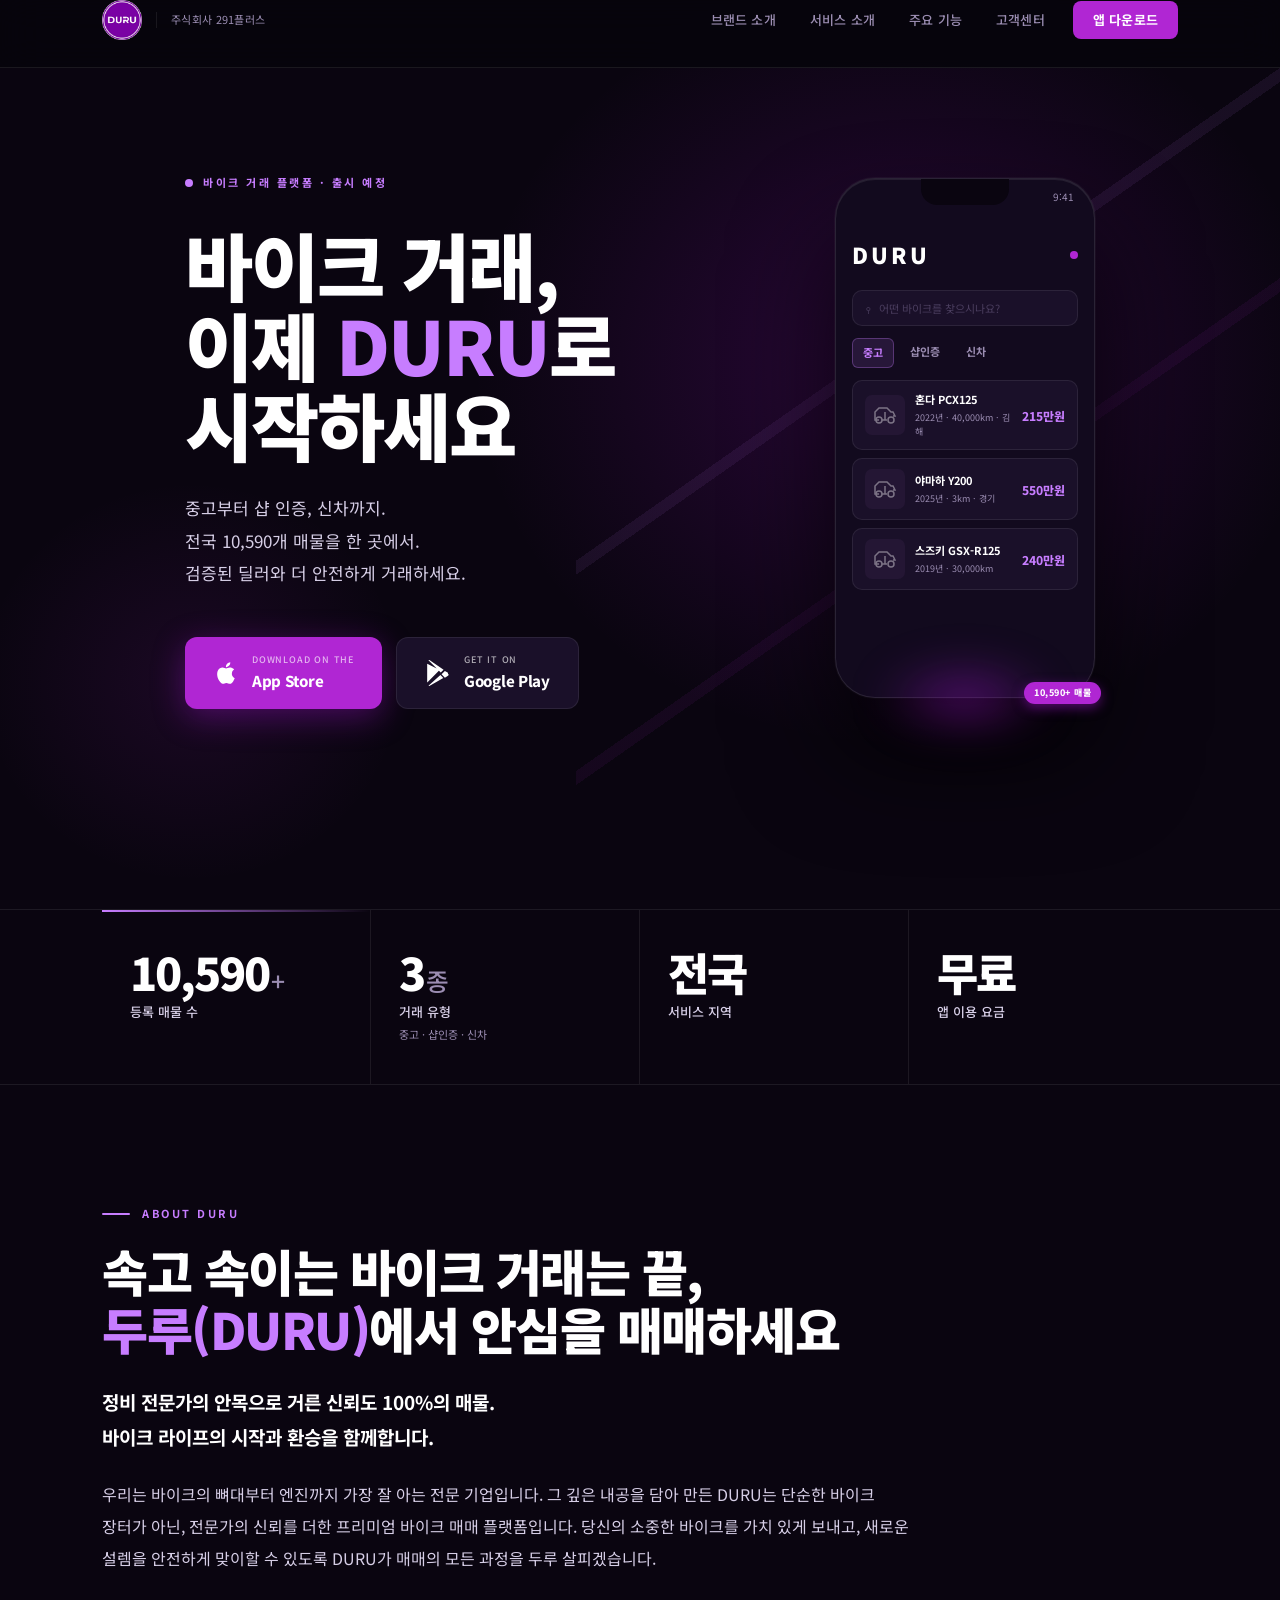
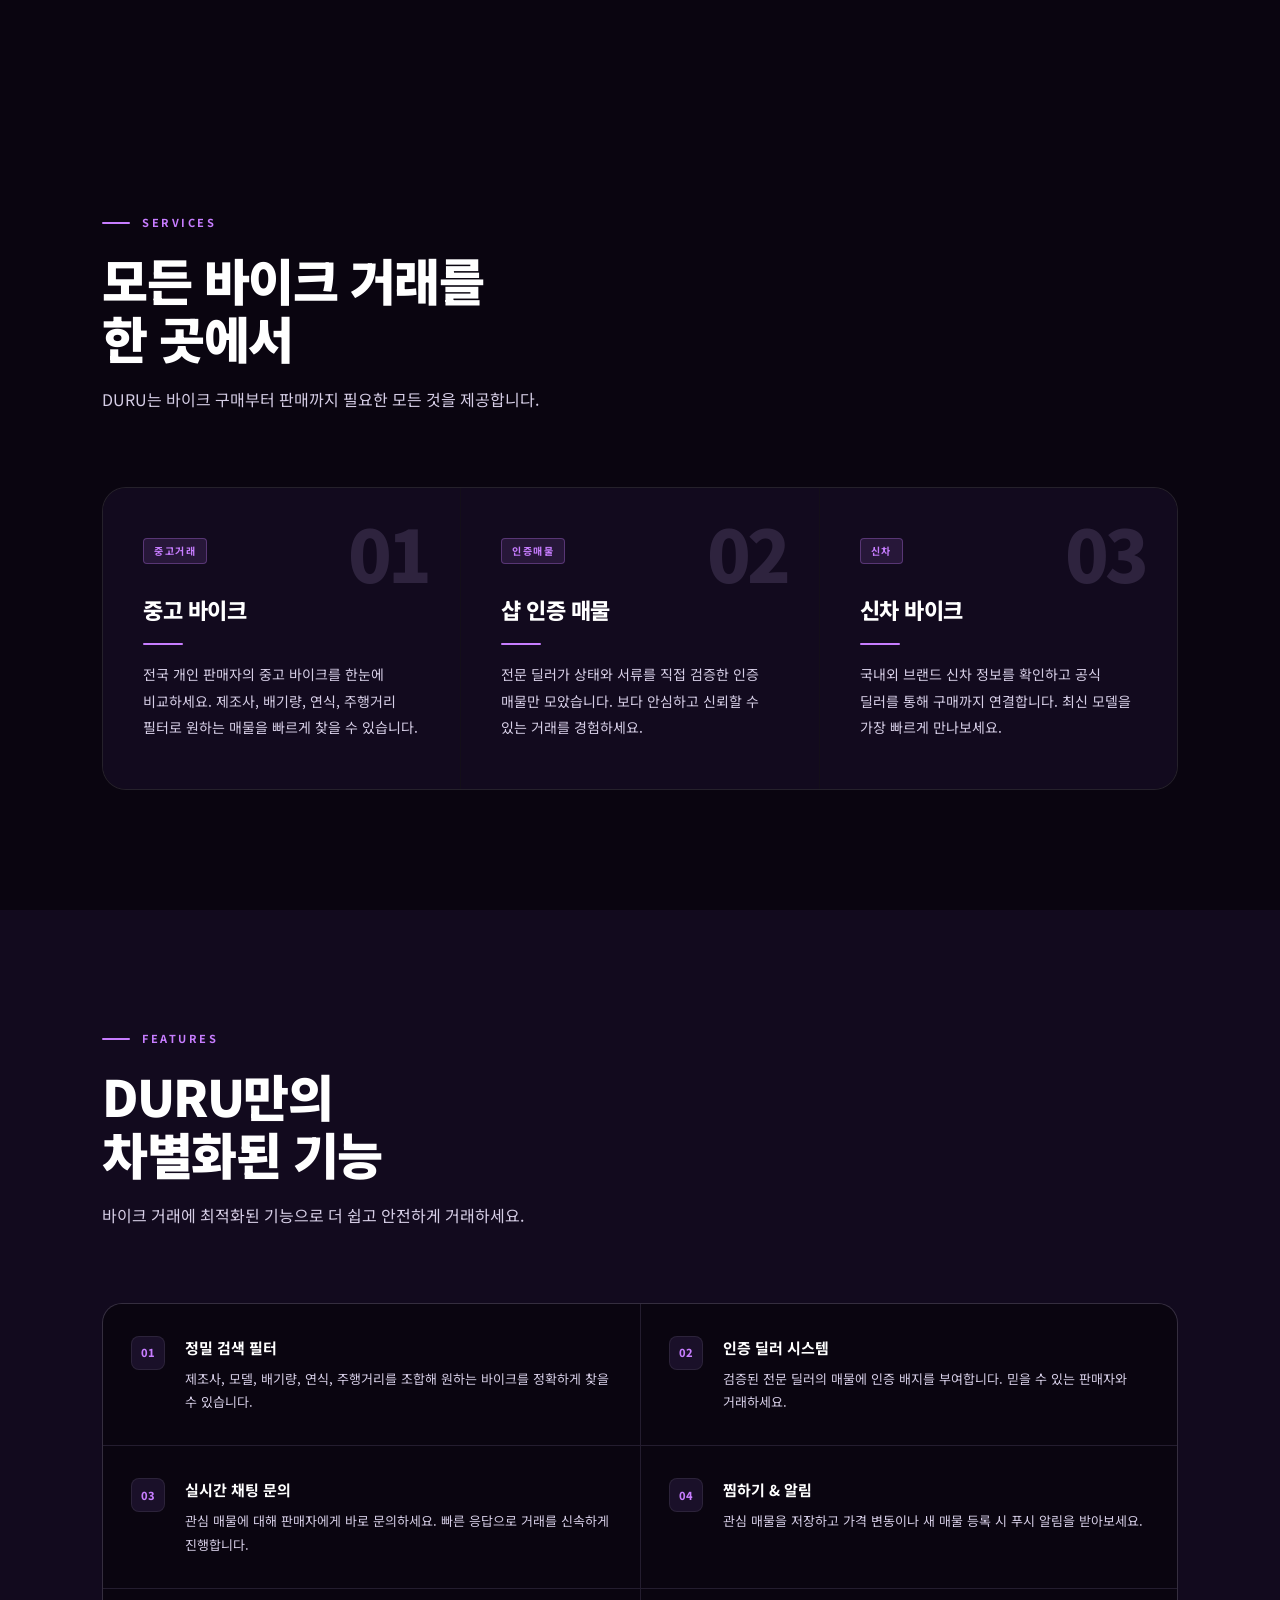
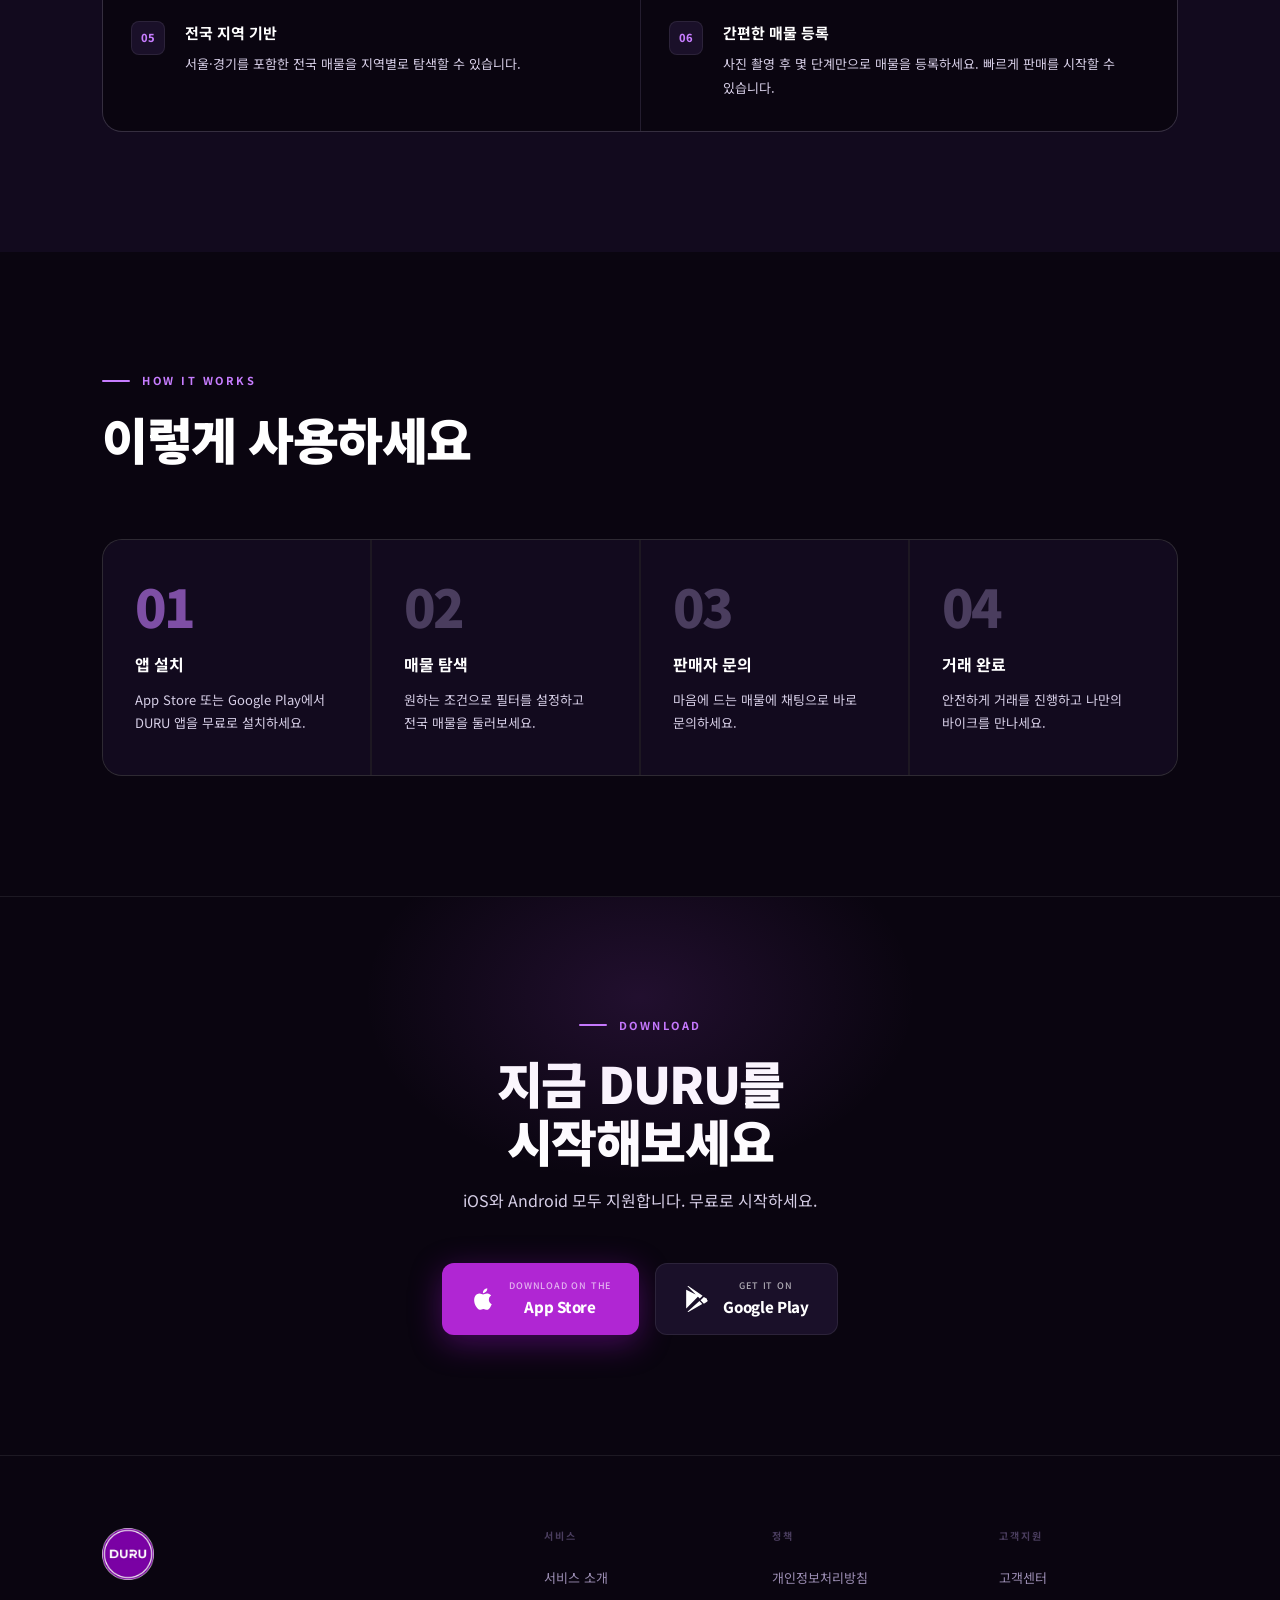
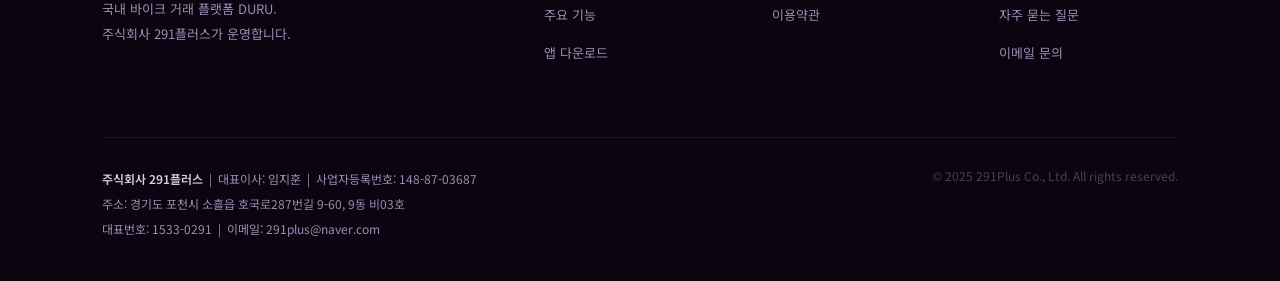
<file: index.html>
<!DOCTYPE html>
<html lang="ko">
<head>
  <meta charset="UTF-8" />
  <meta name="viewport" content="width=device-width, initial-scale=1.0" />
  <title>DURU — 바이크 거래의 새 기준 | 주식회사 291플러스</title>
  <meta name="description" content="DURU는 중고 바이크, 샵 인증 매물, 신차까지 한 곳에서 거래하는 바이크 전문 플랫폼입니다." />
  <link rel="icon" type="image/png" href="favicon.png" />
  <link rel="stylesheet" href="css/style.css" />
  <link rel="preconnect" href="https://fonts.googleapis.com">
  <link href="https://fonts.googleapis.com/css2?family=Noto+Sans+KR:wght@400;500;700;900&display=swap" rel="stylesheet">
</head>
<body>

<!-- ===== HEADER ===== -->
<header>
  <div class="container">
    <div class="header-inner">
      <a href="index.html" class="logo">
        <img src="duru_logo.png" alt="DURU" class="logo-img" />
        <span class="logo-sep"></span>
        <span class="logo-company">주식회사 291플러스</span>
      </a>
      <nav id="nav">
        <a href="#about">브랜드 소개</a>
        <a href="#services">서비스 소개</a>
        <a href="#features">주요 기능</a>
        <a href="support.html">고객센터</a>
        <a href="#download" class="btn-header">앱 다운로드</a>
      </nav>
      <div class="hamburger" onclick="toggleMenu()">
        <span></span><span></span><span></span>
      </div>
    </div>
  </div>
</header>

<!-- ===== HERO ===== -->
<section class="hero">
  <div class="hero-bg"></div>
  <div class="container">
    <div class="hero-inner">

      <div>
        <div class="hero-kicker">
          <div class="kicker-dot"></div>
          <span class="kicker-text">바이크 거래 플랫폼 · 출시 예정</span>
        </div>
        <h1>
          바이크 거래,<br />
          이제 <span class="accent">DURU</span>로<br />
          시작하세요
        </h1>
        <p class="hero-desc">
          중고부터 샵 인증, 신차까지.<br />
          전국 10,590개 매물을 한 곳에서.<br />
          검증된 딜러와 더 안전하게 거래하세요.
        </p>
        <div class="hero-btns" id="download">
          <a href="#" class="btn-dl main">
            <svg class="dl-icon" viewBox="0 0 24 24" fill="currentColor">
              <path d="M18.71 19.5c-.83 1.24-1.71 2.45-3.05 2.47-1.34.03-1.77-.79-3.29-.79-1.53 0-2 .77-3.27.82-1.31.05-2.3-1.32-3.14-2.53C4.25 17 2.94 12.45 4.7 9.39c.87-1.52 2.43-2.48 4.12-2.51 1.28-.02 2.5.87 3.29.87.78 0 2.26-1.07 3.8-.91.65.03 2.47.26 3.64 1.98-.09.06-2.17 1.28-2.15 3.81.03 3.02 2.65 4.03 2.68 4.04-.03.07-.42 1.44-1.38 2.83M13 3.5c.73-.83 1.94-1.46 2.94-1.5.13 1.17-.34 2.35-1.04 3.19-.69.85-1.83 1.51-2.95 1.42-.15-1.15.41-2.35 1.05-3.11z"/>
            </svg>
            <span class="dl-label">
              <span>Download on the</span>
              <strong>App Store</strong>
            </span>
          </a>
          <a href="#" class="btn-dl sub">
            <svg class="dl-icon" viewBox="0 0 24 24" fill="currentColor">
              <path d="M3.18 23.76c.37.19.8.2 1.22-.05l12.5-7.13-2.67-2.7-11.05 9.88zm-1.09-20.4C2.03 3.6 2 3.88 2 4.19v15.62c0 .31.03.6.09.87l11.4-11.41L2.09 3.36zm19.1 8.37l-2.84-1.62-3.09 3.09 3.09 3.09 2.87-1.64c.82-.47.82-1.45-.03-1.92zM4.4.29C4 .04 3.55.05 3.18.24L14.5 11.56l2.67-2.67L4.4.29z"/>
            </svg>
            <span class="dl-label">
              <span>GET IT ON</span>
              <strong>Google Play</strong>
            </span>
          </a>
        </div>
      </div>

      <div class="hero-visual">
        <div class="phone-wrap">
          <div class="phone-frame">
            <div class="phone-notch"></div>
            <div class="phone-statusbar">9:41</div>
            <div class="phone-screen">
              <div class="phone-header">
                <span class="phone-appname">DURU</span>
                <div class="phone-dot"></div>
              </div>
              <div class="phone-search">
                <span class="phone-search-icon">&#9906;</span>
                <span class="phone-search-text">어떤 바이크를 찾으시나요?</span>
              </div>
              <div class="phone-tabs">
                <span class="phone-tab active">중고</span>
                <span class="phone-tab">샵인증</span>
                <span class="phone-tab">신차</span>
              </div>
              <div class="phone-cards">
                <div class="phone-card">
                  <div class="phone-card-thumb">
                    <svg viewBox="0 0 24 24" fill="none" stroke="currentColor" stroke-width="1.5">
                      <circle cx="6" cy="17" r="3"/><circle cx="18" cy="17" r="3"/>
                      <path d="M6 17H2V9l4-4h8l4 4h2l2 4h-2m-6 4H9m3-8v8"/>
                    </svg>
                  </div>
                  <div class="phone-card-info">
                    <div class="phone-card-name">혼다 PCX125</div>
                    <div class="phone-card-meta">2022년 · 40,000km · 김해</div>
                  </div>
                  <div class="phone-card-price">215만원</div>
                </div>
                <div class="phone-card">
                  <div class="phone-card-thumb">
                    <svg viewBox="0 0 24 24" fill="none" stroke="currentColor" stroke-width="1.5">
                      <circle cx="6" cy="17" r="3"/><circle cx="18" cy="17" r="3"/>
                      <path d="M6 17H2V9l4-4h8l4 4h2l2 4h-2m-6 4H9m3-8v8"/>
                    </svg>
                  </div>
                  <div class="phone-card-info">
                    <div class="phone-card-name">야마하 Y200</div>
                    <div class="phone-card-meta">2025년 · 3km · 경기</div>
                  </div>
                  <div class="phone-card-price">550만원</div>
                </div>
                <div class="phone-card">
                  <div class="phone-card-thumb">
                    <svg viewBox="0 0 24 24" fill="none" stroke="currentColor" stroke-width="1.5">
                      <circle cx="6" cy="17" r="3"/><circle cx="18" cy="17" r="3"/>
                      <path d="M6 17H2V9l4-4h8l4 4h2l2 4h-2m-6 4H9m3-8v8"/>
                    </svg>
                  </div>
                  <div class="phone-card-info">
                    <div class="phone-card-name">스즈키 GSX-R125</div>
                    <div class="phone-card-meta">2019년 · 30,000km</div>
                  </div>
                  <div class="phone-card-price">240만원</div>
                </div>
              </div>
            </div>
          </div>
          <div class="phone-glow-outer"></div>
          <div class="phone-badge">10,590+ 매물</div>
        </div>
      </div>

    </div>
  </div>
</section>

<!-- ===== STATS ===== -->
<div class="stats-bar">
  <div class="container">
    <div class="stats-inner">
      <div class="stat-cell highlight">
        <div class="stat-num">10,590<span class="unit">+</span></div>
        <div class="stat-label">등록 매물 수</div>
      </div>
      <div class="stat-cell">
        <div class="stat-num">3<span class="unit">종</span></div>
        <div class="stat-label">거래 유형</div>
        <div class="stat-sub">중고 · 샵인증 · 신차</div>
      </div>
      <div class="stat-cell">
        <div class="stat-num">전국</div>
        <div class="stat-label">서비스 지역</div>
      </div>
      <div class="stat-cell">
        <div class="stat-num">무료</div>
        <div class="stat-label">앱 이용 요금</div>
      </div>
    </div>
  </div>
</div>

<!-- ===== BRAND INTRO ===== -->
<section id="about" class="about">
  <div class="container">
    <div class="about-inner">
      <div class="eyebrow"><div class="eyebrow-line"></div><span class="eyebrow-text">About DURU</span></div>
      <h2 class="section-title">속고 속이는 바이크 거래는 끝,<br /><span class="accent">두루(DURU)</span>에서 안심을 매매하세요</h2>
      <p class="about-lead">정비 전문가의 안목으로 거른 신뢰도 100%의 매물.<br />바이크 라이프의 시작과 환승을 함께합니다.</p>
      <p class="about-body">우리는 바이크의 뼈대부터 엔진까지 가장 잘 아는 전문 기업입니다. 그 깊은 내공을 담아 만든 DURU는 단순한 바이크 장터가 아닌, 전문가의 신뢰를 더한 프리미엄 바이크 매매 플랫폼입니다. 당신의 소중한 바이크를 가치 있게 보내고, 새로운 설렘을 안전하게 맞이할 수 있도록 DURU가 매매의 모든 과정을 두루 살피겠습니다.</p>
    </div>
  </div>
</section>

<!-- ===== SERVICES ===== -->
<section id="services">
  <div class="container">
    <div class="sec-hd">
      <div class="eyebrow"><div class="eyebrow-line"></div><span class="eyebrow-text">Services</span></div>
      <h2 class="section-title">모든 바이크 거래를<br />한 곳에서</h2>
      <p class="section-desc">DURU는 바이크 구매부터 판매까지 필요한 모든 것을 제공합니다.</p>
    </div>
    <div class="services-wrap">
      <div class="svc-card">
        <div class="svc-tag">중고거래</div>
        <h3>중고 바이크</h3>
        <div class="svc-rule"></div>
        <p>전국 개인 판매자의 중고 바이크를 한눈에 비교하세요. 제조사, 배기량, 연식, 주행거리 필터로 원하는 매물을 빠르게 찾을 수 있습니다.</p>
        <div class="svc-num">01</div>
      </div>
      <div class="svc-card">
        <div class="svc-tag">인증매물</div>
        <h3>샵 인증 매물</h3>
        <div class="svc-rule"></div>
        <p>전문 딜러가 상태와 서류를 직접 검증한 인증 매물만 모았습니다. 보다 안심하고 신뢰할 수 있는 거래를 경험하세요.</p>
        <div class="svc-num">02</div>
      </div>
      <div class="svc-card">
        <div class="svc-tag">신차</div>
        <h3>신차 바이크</h3>
        <div class="svc-rule"></div>
        <p>국내외 브랜드 신차 정보를 확인하고 공식 딜러를 통해 구매까지 연결합니다. 최신 모델을 가장 빠르게 만나보세요.</p>
        <div class="svc-num">03</div>
      </div>
    </div>
  </div>
</section>

<!-- ===== FEATURES ===== -->
<section id="features" class="features">
  <div class="container">
    <div class="sec-hd">
      <div class="eyebrow"><div class="eyebrow-line"></div><span class="eyebrow-text">Features</span></div>
      <h2 class="section-title">DURU만의<br />차별화된 기능</h2>
      <p class="section-desc">바이크 거래에 최적화된 기능으로 더 쉽고 안전하게 거래하세요.</p>
    </div>
    <div class="feat-grid">
      <div class="feat-item">
        <div class="feat-no">01</div>
        <div>
          <h3>정밀 검색 필터</h3>
          <p>제조사, 모델, 배기량, 연식, 주행거리를 조합해 원하는 바이크를 정확하게 찾을 수 있습니다.</p>
        </div>
      </div>
      <div class="feat-item">
        <div class="feat-no">02</div>
        <div>
          <h3>인증 딜러 시스템</h3>
          <p>검증된 전문 딜러의 매물에 인증 배지를 부여합니다. 믿을 수 있는 판매자와 거래하세요.</p>
        </div>
      </div>
      <div class="feat-item">
        <div class="feat-no">03</div>
        <div>
          <h3>실시간 채팅 문의</h3>
          <p>관심 매물에 대해 판매자에게 바로 문의하세요. 빠른 응답으로 거래를 신속하게 진행합니다.</p>
        </div>
      </div>
      <div class="feat-item">
        <div class="feat-no">04</div>
        <div>
          <h3>찜하기 &amp; 알림</h3>
          <p>관심 매물을 저장하고 가격 변동이나 새 매물 등록 시 푸시 알림을 받아보세요.</p>
        </div>
      </div>
      <div class="feat-item">
        <div class="feat-no">05</div>
        <div>
          <h3>전국 지역 기반</h3>
          <p>서울·경기를 포함한 전국 매물을 지역별로 탐색할 수 있습니다.</p>
        </div>
      </div>
      <div class="feat-item">
        <div class="feat-no">06</div>
        <div>
          <h3>간편한 매물 등록</h3>
          <p>사진 촬영 후 몇 단계만으로 매물을 등록하세요. 빠르게 판매를 시작할 수 있습니다.</p>
        </div>
      </div>
    </div>
  </div>
</section>

<!-- ===== HOW IT WORKS ===== -->
<section>
  <div class="container">
    <div class="sec-hd">
      <div class="eyebrow"><div class="eyebrow-line"></div><span class="eyebrow-text">How it works</span></div>
      <h2 class="section-title">이렇게 사용하세요</h2>
    </div>
    <div class="steps-row">
      <div class="step-item">
        <div class="step-no">01</div>
        <h3>앱 설치</h3>
        <p>App Store 또는 Google Play에서 DURU 앱을 무료로 설치하세요.</p>
      </div>
      <div class="step-item">
        <div class="step-no">02</div>
        <h3>매물 탐색</h3>
        <p>원하는 조건으로 필터를 설정하고 전국 매물을 둘러보세요.</p>
      </div>
      <div class="step-item">
        <div class="step-no">03</div>
        <h3>판매자 문의</h3>
        <p>마음에 드는 매물에 채팅으로 바로 문의하세요.</p>
      </div>
      <div class="step-item">
        <div class="step-no">04</div>
        <h3>거래 완료</h3>
        <p>안전하게 거래를 진행하고 나만의 바이크를 만나세요.</p>
      </div>
    </div>
  </div>
</section>

<!-- ===== DOWNLOAD CTA ===== -->
<section class="dl-section">
  <div class="dl-glow"></div>
  <div class="container">
    <div class="eyebrow" style="justify-content:center;"><div class="eyebrow-line"></div><span class="eyebrow-text">Download</span></div>
    <h2 class="section-title" style="text-align:center; margin-top:16px;">지금 DURU를<br />시작해보세요</h2>
    <p class="section-desc" style="text-align:center; margin:16px auto 48px;">iOS와 Android 모두 지원합니다. 무료로 시작하세요.</p>
    <div class="dl-btns">
      <a href="#" class="btn-dl main">
        <svg class="dl-icon" viewBox="0 0 24 24" fill="currentColor">
          <path d="M18.71 19.5c-.83 1.24-1.71 2.45-3.05 2.47-1.34.03-1.77-.79-3.29-.79-1.53 0-2 .77-3.27.82-1.31.05-2.3-1.32-3.14-2.53C4.25 17 2.94 12.45 4.7 9.39c.87-1.52 2.43-2.48 4.12-2.51 1.28-.02 2.5.87 3.29.87.78 0 2.26-1.07 3.8-.91.65.03 2.47.26 3.64 1.98-.09.06-2.17 1.28-2.15 3.81.03 3.02 2.65 4.03 2.68 4.04-.03.07-.42 1.44-1.38 2.83M13 3.5c.73-.83 1.94-1.46 2.94-1.5.13 1.17-.34 2.35-1.04 3.19-.69.85-1.83 1.51-2.95 1.42-.15-1.15.41-2.35 1.05-3.11z"/>
        </svg>
        <span class="dl-label">
          <span>Download on the</span>
          <strong>App Store</strong>
        </span>
      </a>
      <a href="#" class="btn-dl sub">
        <svg class="dl-icon" viewBox="0 0 24 24" fill="currentColor">
          <path d="M3.18 23.76c.37.19.8.2 1.22-.05l12.5-7.13-2.67-2.7-11.05 9.88zm-1.09-20.4C2.03 3.6 2 3.88 2 4.19v15.62c0 .31.03.6.09.87l11.4-11.41L2.09 3.36zm19.1 8.37l-2.84-1.62-3.09 3.09 3.09 3.09 2.87-1.64c.82-.47.82-1.45-.03-1.92zM4.4.29C4 .04 3.55.05 3.18.24L14.5 11.56l2.67-2.67L4.4.29z"/>
        </svg>
        <span class="dl-label">
          <span>GET IT ON</span>
          <strong>Google Play</strong>
        </span>
      </a>
    </div>
  </div>
</section>

<!-- ===== FOOTER ===== -->
<footer>
  <div class="container">
    <div class="foot-top">
      <div>
        <div class="foot-brand"><img src="duru_logo.png" alt="DURU" class="foot-logo-img" /></div>
        <p class="foot-desc">국내 바이크 거래 플랫폼 DURU.<br />주식회사 291플러스가 운영합니다.</p>
      </div>
      <div class="foot-col">
        <h4>서비스</h4>
        <ul>
          <li><a href="#services">서비스 소개</a></li>
          <li><a href="#features">주요 기능</a></li>
          <li><a href="#download">앱 다운로드</a></li>
        </ul>
      </div>
      <div class="foot-col">
        <h4>정책</h4>
        <ul>
          <li><a href="privacy.html">개인정보처리방침</a></li>
          <li><a href="terms.html">이용약관</a></li>
        </ul>
      </div>
      <div class="foot-col">
        <h4>고객지원</h4>
        <ul>
          <li><a href="support.html">고객센터</a></li>
          <li><a href="support.html">자주 묻는 질문</a></li>
          <li><a href="mailto:291plus@naver.com">이메일 문의</a></li>
        </ul>
      </div>
    </div>
    <div class="foot-bottom">
      <div class="foot-info">
        <strong>주식회사 291플러스</strong> &nbsp;|&nbsp; 대표이사: 임지훈 &nbsp;|&nbsp; 사업자등록번호: 148-87-03687<br />
        주소: 경기도 포천시 소흘읍 호국로287번길 9-60, 9동 비03호<br />
        대표번호: 1533-0291 &nbsp;|&nbsp; 이메일: 291plus@naver.com
      </div>
      <div class="foot-copy">© 2025 291Plus Co., Ltd. All rights reserved.</div>
    </div>
  </div>
</footer>

<script>
  function toggleMenu() {
    document.getElementById('nav').classList.toggle('open');
  }
  document.querySelectorAll('a[href^="#"]').forEach(a => {
    a.addEventListener('click', e => {
      const id = a.getAttribute('href').slice(1);
      if (!id) return;
      const el = document.getElementById(id);
      if (el) { e.preventDefault(); el.scrollIntoView({ behavior: 'smooth', block: 'start' }); }
    });
  });
</script>
</body>
</html>
</file>
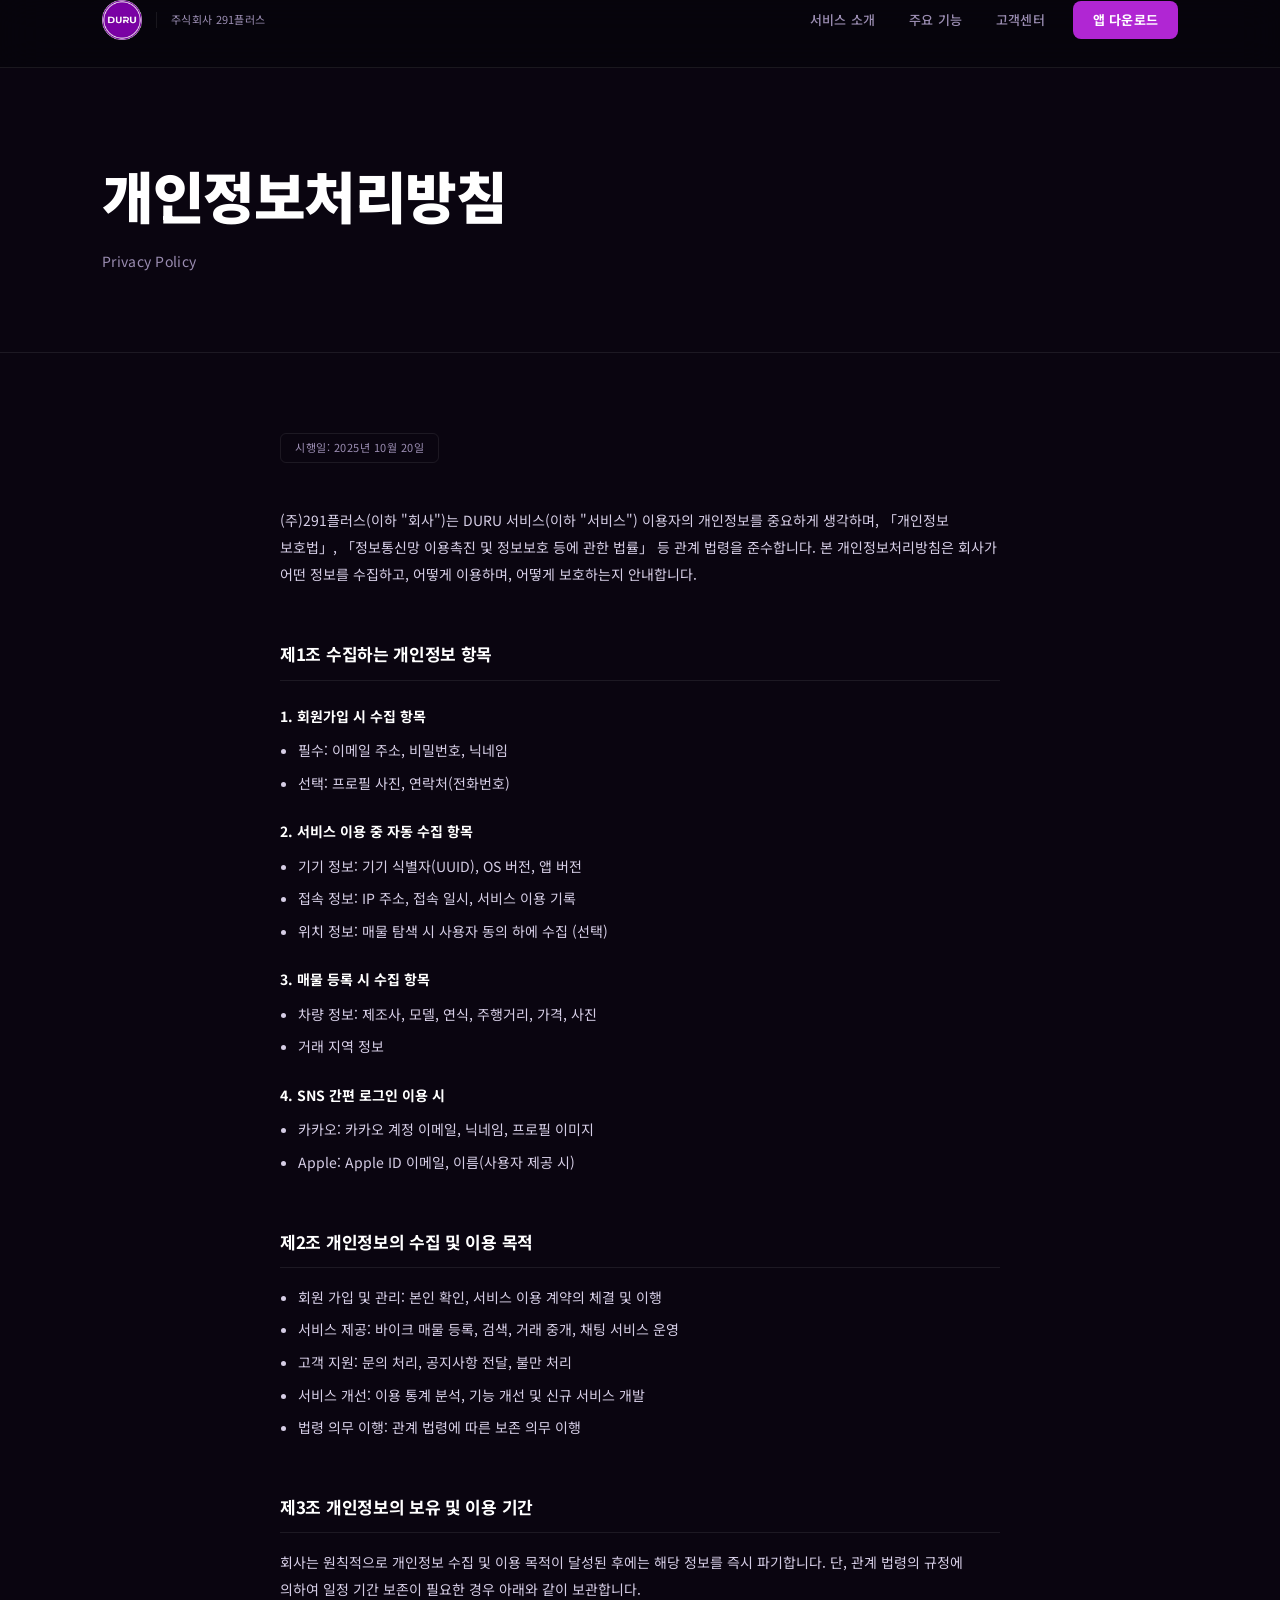
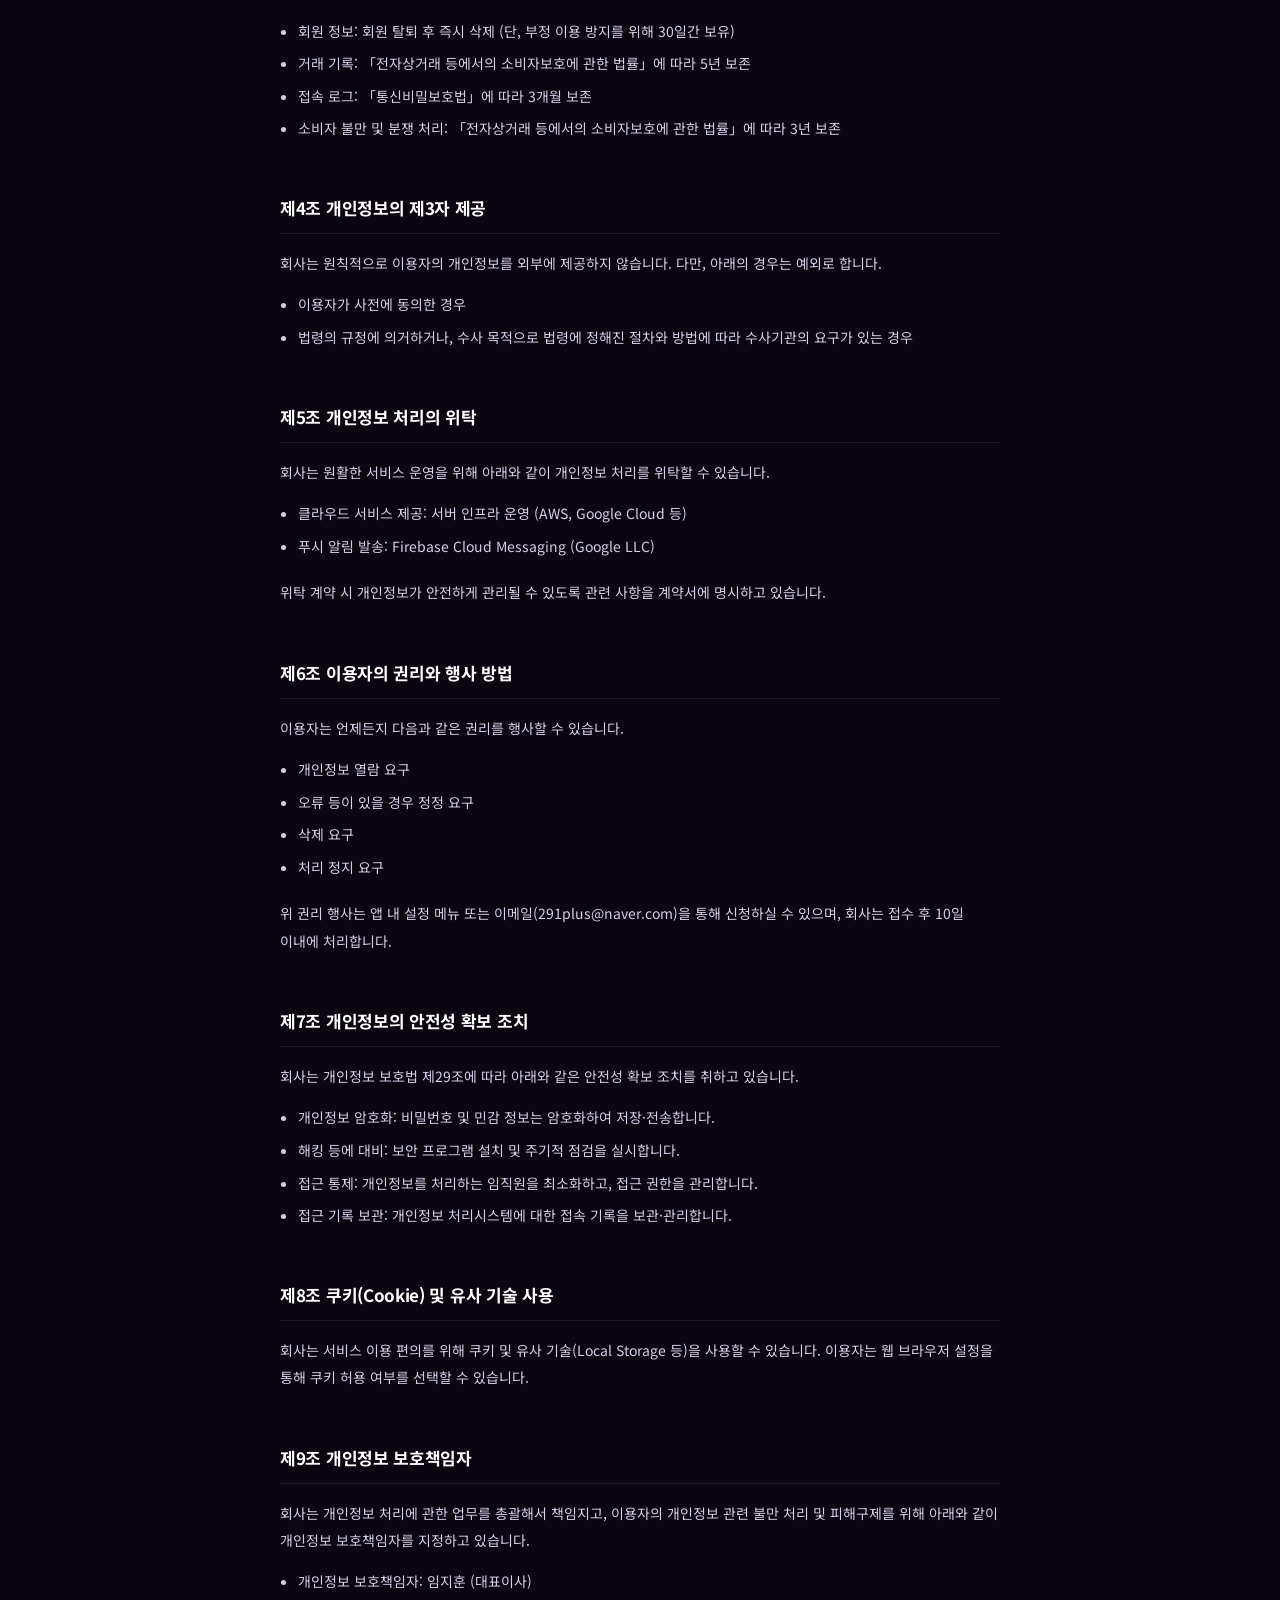
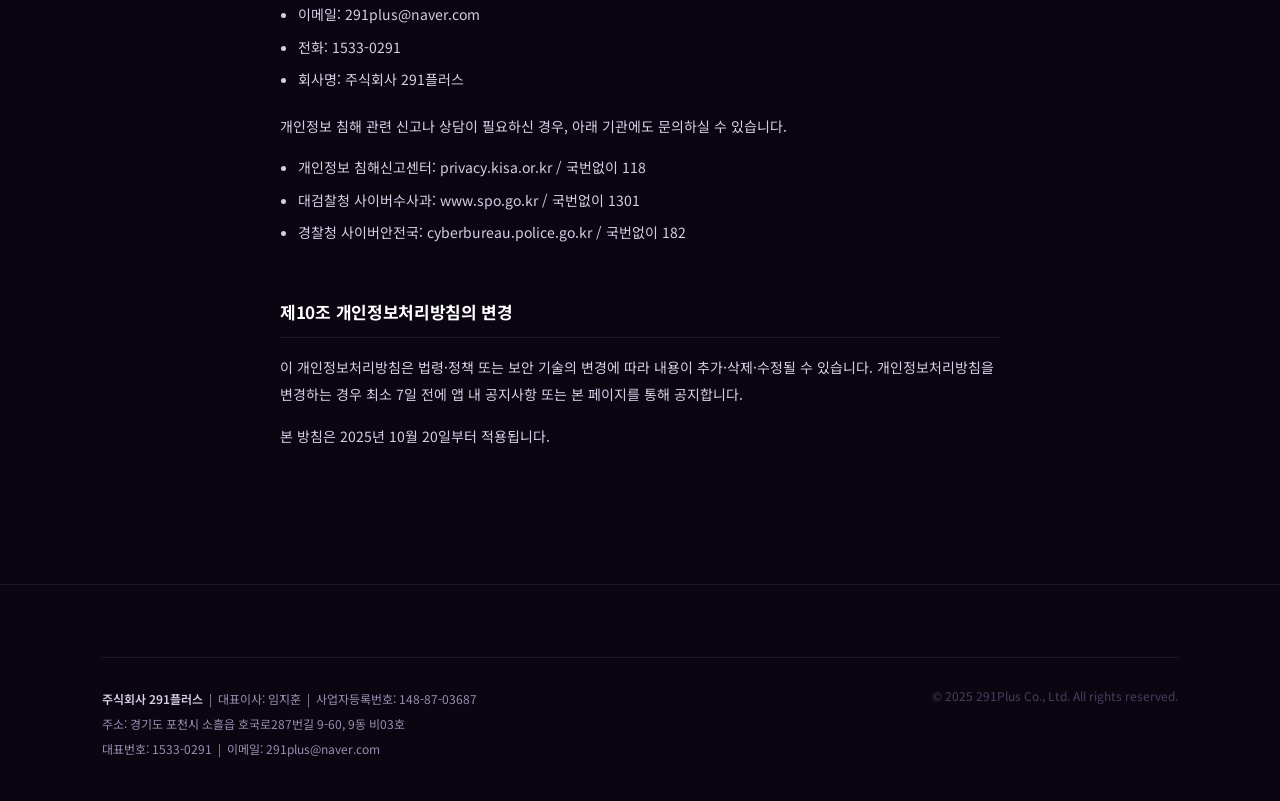
<file: privacy.html>
<!DOCTYPE html>
<html lang="ko">
<head>
  <meta charset="UTF-8" />
  <meta name="viewport" content="width=device-width, initial-scale=1.0" />
  <title>개인정보처리방침 | DURU - (주)291플러스</title>
  <meta name="description" content="DURU 앱 개인정보처리방침" />
  <link rel="icon" type="image/png" href="favicon.png" />
  <link rel="stylesheet" href="css/style.css" />
  <link rel="preconnect" href="https://fonts.googleapis.com">
  <link href="https://fonts.googleapis.com/css2?family=Noto+Sans+KR:wght@400;500;700;900&display=swap" rel="stylesheet">
</head>
<body>

<header>
  <div class="container">
    <div class="header-inner">
      <a href="index.html" class="logo">
        <img src="duru_logo.png" alt="DURU" class="logo-img" />
        <span class="logo-sep"></span>
        <span class="logo-company">주식회사 291플러스</span>
      </a>
      <nav id="nav">
        <a href="index.html#services">서비스 소개</a>
        <a href="index.html#features">주요 기능</a>
        <a href="support.html">고객센터</a>
        <a href="index.html#download" class="btn-header">앱 다운로드</a>
      </nav>
      <div class="hamburger" id="hamburger" onclick="toggleMenu()">
        <span></span><span></span><span></span>
      </div>
    </div>
  </div>
</header>

<div class="page-hero">
  <div class="container">
    <h1>개인정보처리방침</h1>
    <p>Privacy Policy</p>
  </div>
</div>

<div class="container">
  <div class="doc-content">
    <span class="date-tag">시행일: 2025년 10월 20일</span>

    <p>(주)291플러스(이하 "회사")는 DURU 서비스(이하 "서비스") 이용자의 개인정보를 중요하게 생각하며, 「개인정보 보호법」, 「정보통신망 이용촉진 및 정보보호 등에 관한 법률」 등 관계 법령을 준수합니다. 본 개인정보처리방침은 회사가 어떤 정보를 수집하고, 어떻게 이용하며, 어떻게 보호하는지 안내합니다.</p>

    <h2>제1조 수집하는 개인정보 항목</h2>
    <h3>1. 회원가입 시 수집 항목</h3>
    <ul>
      <li>필수: 이메일 주소, 비밀번호, 닉네임</li>
      <li>선택: 프로필 사진, 연락처(전화번호)</li>
    </ul>
    <h3>2. 서비스 이용 중 자동 수집 항목</h3>
    <ul>
      <li>기기 정보: 기기 식별자(UUID), OS 버전, 앱 버전</li>
      <li>접속 정보: IP 주소, 접속 일시, 서비스 이용 기록</li>
      <li>위치 정보: 매물 탐색 시 사용자 동의 하에 수집 (선택)</li>
    </ul>
    <h3>3. 매물 등록 시 수집 항목</h3>
    <ul>
      <li>차량 정보: 제조사, 모델, 연식, 주행거리, 가격, 사진</li>
      <li>거래 지역 정보</li>
    </ul>
    <h3>4. SNS 간편 로그인 이용 시</h3>
    <ul>
      <li>카카오: 카카오 계정 이메일, 닉네임, 프로필 이미지</li>
      <li>Apple: Apple ID 이메일, 이름(사용자 제공 시)</li>
    </ul>

    <h2>제2조 개인정보의 수집 및 이용 목적</h2>
    <ul>
      <li>회원 가입 및 관리: 본인 확인, 서비스 이용 계약의 체결 및 이행</li>
      <li>서비스 제공: 바이크 매물 등록, 검색, 거래 중개, 채팅 서비스 운영</li>
      <li>고객 지원: 문의 처리, 공지사항 전달, 불만 처리</li>
      <li>서비스 개선: 이용 통계 분석, 기능 개선 및 신규 서비스 개발</li>
      <li>법령 의무 이행: 관계 법령에 따른 보존 의무 이행</li>
    </ul>

    <h2>제3조 개인정보의 보유 및 이용 기간</h2>
    <p>회사는 원칙적으로 개인정보 수집 및 이용 목적이 달성된 후에는 해당 정보를 즉시 파기합니다. 단, 관계 법령의 규정에 의하여 일정 기간 보존이 필요한 경우 아래와 같이 보관합니다.</p>
    <ul>
      <li>회원 정보: 회원 탈퇴 후 즉시 삭제 (단, 부정 이용 방지를 위해 30일간 보유)</li>
      <li>거래 기록: 「전자상거래 등에서의 소비자보호에 관한 법률」에 따라 5년 보존</li>
      <li>접속 로그: 「통신비밀보호법」에 따라 3개월 보존</li>
      <li>소비자 불만 및 분쟁 처리: 「전자상거래 등에서의 소비자보호에 관한 법률」에 따라 3년 보존</li>
    </ul>

    <h2>제4조 개인정보의 제3자 제공</h2>
    <p>회사는 원칙적으로 이용자의 개인정보를 외부에 제공하지 않습니다. 다만, 아래의 경우는 예외로 합니다.</p>
    <ul>
      <li>이용자가 사전에 동의한 경우</li>
      <li>법령의 규정에 의거하거나, 수사 목적으로 법령에 정해진 절차와 방법에 따라 수사기관의 요구가 있는 경우</li>
    </ul>

    <h2>제5조 개인정보 처리의 위탁</h2>
    <p>회사는 원활한 서비스 운영을 위해 아래와 같이 개인정보 처리를 위탁할 수 있습니다.</p>
    <ul>
      <li>클라우드 서비스 제공: 서버 인프라 운영 (AWS, Google Cloud 등)</li>
      <li>푸시 알림 발송: Firebase Cloud Messaging (Google LLC)</li>
    </ul>
    <p>위탁 계약 시 개인정보가 안전하게 관리될 수 있도록 관련 사항을 계약서에 명시하고 있습니다.</p>

    <h2>제6조 이용자의 권리와 행사 방법</h2>
    <p>이용자는 언제든지 다음과 같은 권리를 행사할 수 있습니다.</p>
    <ul>
      <li>개인정보 열람 요구</li>
      <li>오류 등이 있을 경우 정정 요구</li>
      <li>삭제 요구</li>
      <li>처리 정지 요구</li>
    </ul>
    <p>위 권리 행사는 앱 내 설정 메뉴 또는 이메일(291plus@naver.com)을 통해 신청하실 수 있으며, 회사는 접수 후 10일 이내에 처리합니다.</p>

    <h2>제7조 개인정보의 안전성 확보 조치</h2>
    <p>회사는 개인정보 보호법 제29조에 따라 아래와 같은 안전성 확보 조치를 취하고 있습니다.</p>
    <ul>
      <li>개인정보 암호화: 비밀번호 및 민감 정보는 암호화하여 저장·전송합니다.</li>
      <li>해킹 등에 대비: 보안 프로그램 설치 및 주기적 점검을 실시합니다.</li>
      <li>접근 통제: 개인정보를 처리하는 임직원을 최소화하고, 접근 권한을 관리합니다.</li>
      <li>접근 기록 보관: 개인정보 처리시스템에 대한 접속 기록을 보관·관리합니다.</li>
    </ul>

    <h2>제8조 쿠키(Cookie) 및 유사 기술 사용</h2>
    <p>회사는 서비스 이용 편의를 위해 쿠키 및 유사 기술(Local Storage 등)을 사용할 수 있습니다. 이용자는 웹 브라우저 설정을 통해 쿠키 허용 여부를 선택할 수 있습니다.</p>

    <h2>제9조 개인정보 보호책임자</h2>
    <p>회사는 개인정보 처리에 관한 업무를 총괄해서 책임지고, 이용자의 개인정보 관련 불만 처리 및 피해구제를 위해 아래와 같이 개인정보 보호책임자를 지정하고 있습니다.</p>
    <ul>
      <li>개인정보 보호책임자: 임지훈 (대표이사)</li>
      <li>이메일: 291plus@naver.com</li>
      <li>전화: 1533-0291</li>
      <li>회사명: 주식회사 291플러스</li>
    </ul>
    <p>개인정보 침해 관련 신고나 상담이 필요하신 경우, 아래 기관에도 문의하실 수 있습니다.</p>
    <ul>
      <li>개인정보 침해신고센터: privacy.kisa.or.kr / 국번없이 118</li>
      <li>대검찰청 사이버수사과: www.spo.go.kr / 국번없이 1301</li>
      <li>경찰청 사이버안전국: cyberbureau.police.go.kr / 국번없이 182</li>
    </ul>

    <h2>제10조 개인정보처리방침의 변경</h2>
    <p>이 개인정보처리방침은 법령·정책 또는 보안 기술의 변경에 따라 내용이 추가·삭제·수정될 수 있습니다. 개인정보처리방침을 변경하는 경우 최소 7일 전에 앱 내 공지사항 또는 본 페이지를 통해 공지합니다.</p>
    <p>본 방침은 2025년 10월 20일부터 적용됩니다.</p>
  </div>
</div>

<footer>
  <div class="container">
    <div class="foot-bottom">
      <div class="foot-info">
        <strong>주식회사 291플러스</strong> &nbsp;|&nbsp; 대표이사: 임지훈 &nbsp;|&nbsp; 사업자등록번호: 148-87-03687<br />
        주소: 경기도 포천시 소흘읍 호국로287번길 9-60, 9동 비03호<br />
        대표번호: 1533-0291 &nbsp;|&nbsp; 이메일: 291plus@naver.com
      </div>
      <div class="foot-copy">© 2025 291Plus Co., Ltd. All rights reserved.</div>
    </div>
  </div>
</footer>

<script>
  function toggleMenu() {
    document.getElementById('nav').classList.toggle('open');
  }
</script>
</body>
</html>
</file>
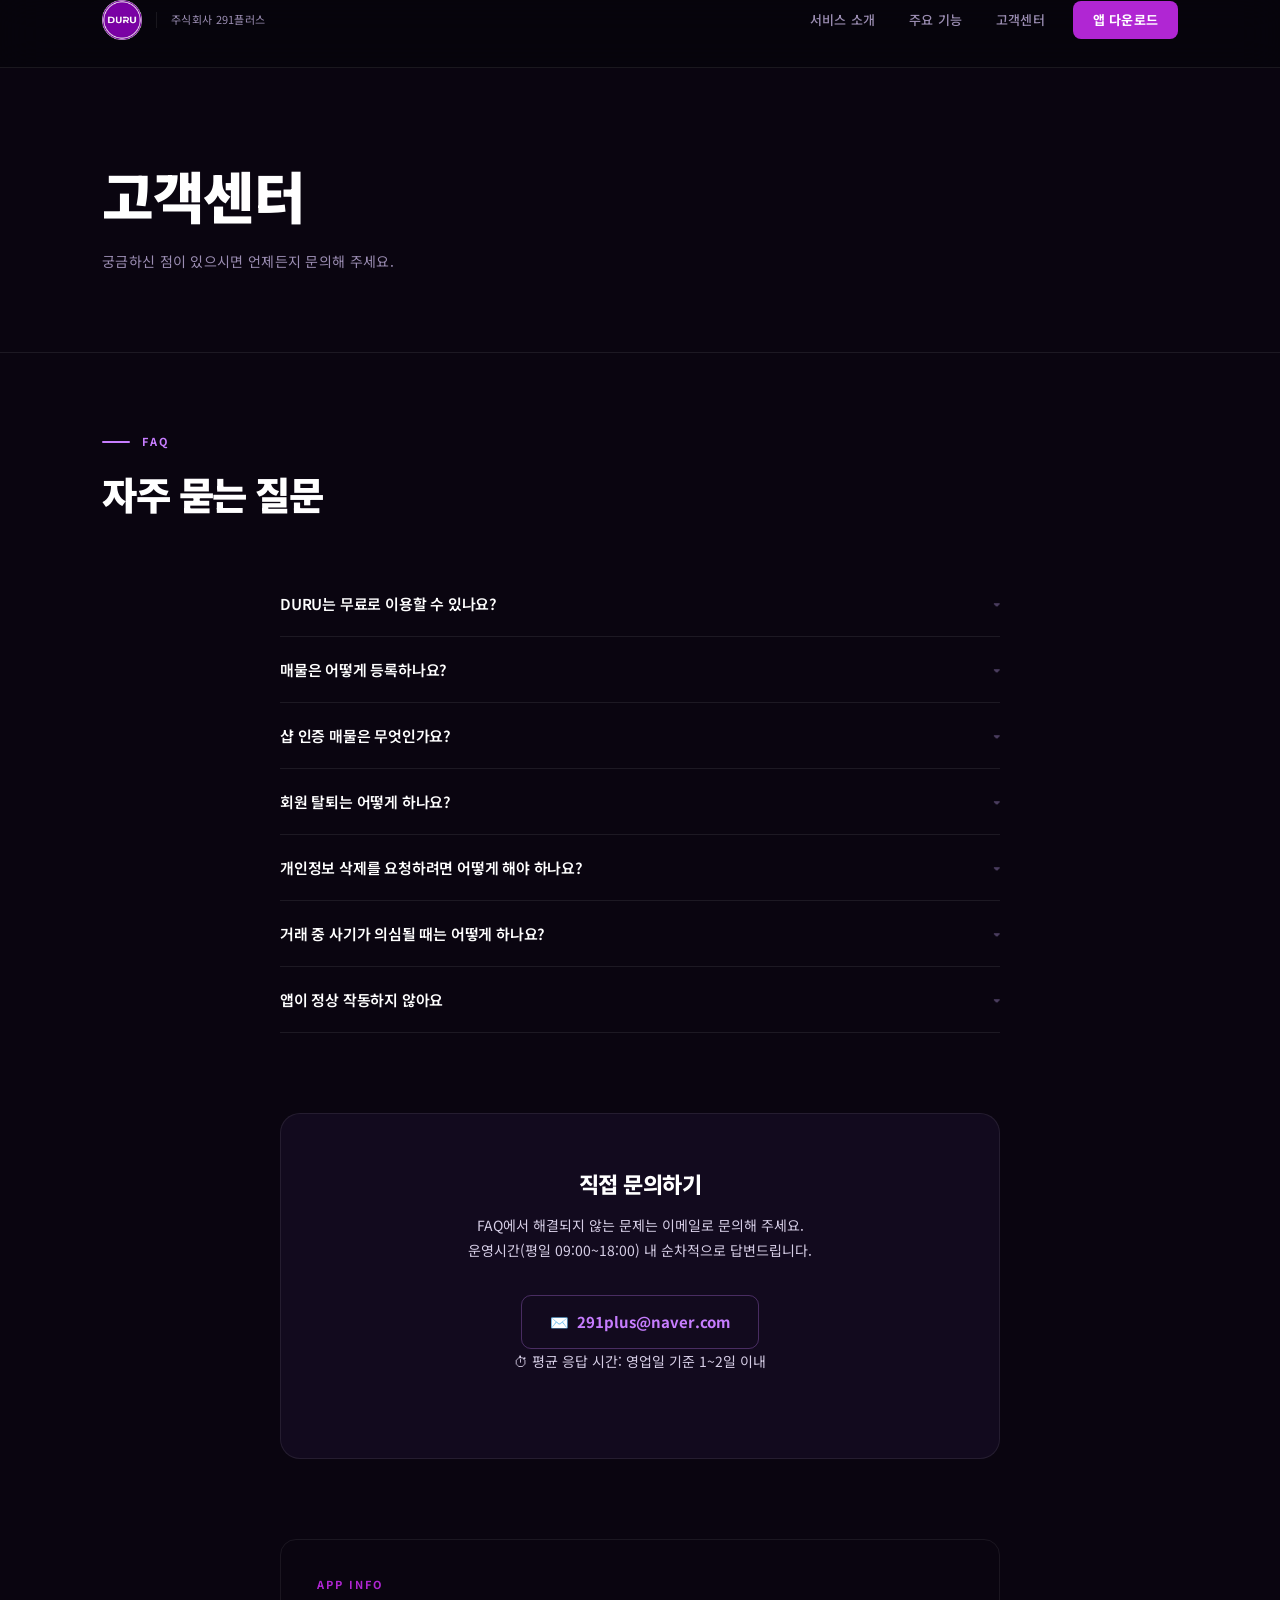
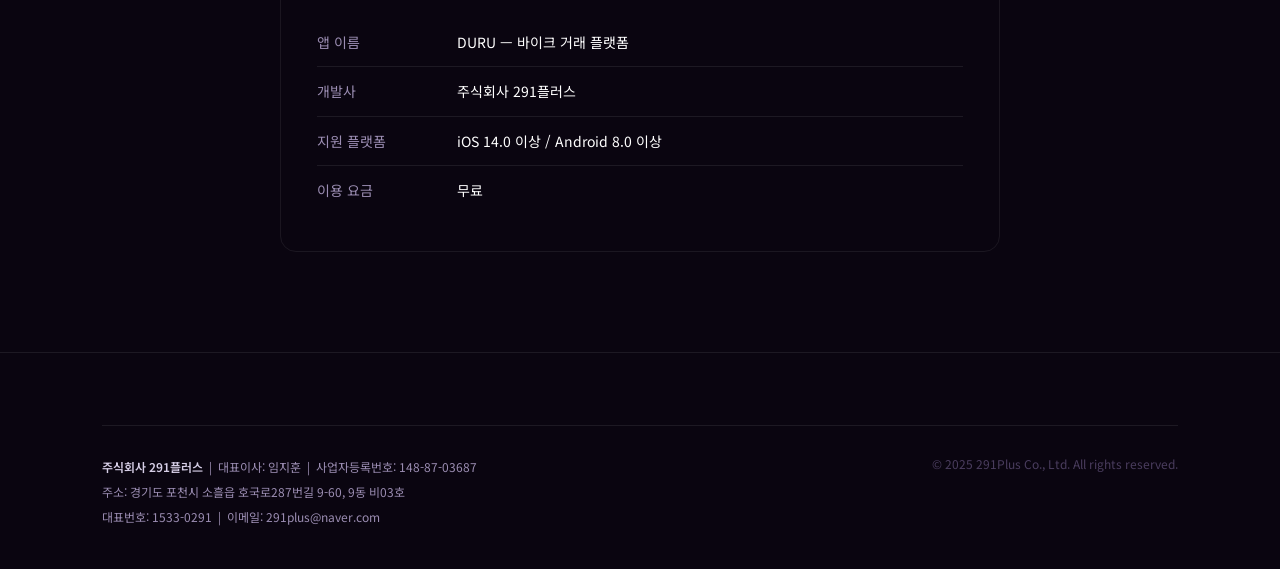
<file: support.html>
<!DOCTYPE html>
<html lang="ko">
<head>
  <meta charset="UTF-8" />
  <meta name="viewport" content="width=device-width, initial-scale=1.0" />
  <title>고객센터 | DURU - (주)291플러스</title>
  <meta name="description" content="DURU 앱 고객지원 및 자주 묻는 질문" />
  <link rel="icon" type="image/png" href="favicon.png" />
  <link rel="stylesheet" href="css/style.css" />
  <link rel="preconnect" href="https://fonts.googleapis.com">
  <link href="https://fonts.googleapis.com/css2?family=Noto+Sans+KR:wght@400;500;700;900&display=swap" rel="stylesheet">
</head>
<body>

<header>
  <div class="container">
    <div class="header-inner">
      <a href="index.html" class="logo">
        <img src="duru_logo.png" alt="DURU" class="logo-img" />
        <span class="logo-sep"></span>
        <span class="logo-company">주식회사 291플러스</span>
      </a>
      <nav id="nav">
        <a href="index.html#services">서비스 소개</a>
        <a href="index.html#features">주요 기능</a>
        <a href="support.html">고객센터</a>
        <a href="index.html#download" class="btn-header">앱 다운로드</a>
      </nav>
      <div class="hamburger" id="hamburger" onclick="toggleMenu()">
        <span></span><span></span><span></span>
      </div>
    </div>
  </div>
</header>

<div class="page-hero">
  <div class="container">
    <h1>고객센터</h1>
    <p>궁금하신 점이 있으시면 언제든지 문의해 주세요.</p>
  </div>
</div>

<div class="container">

  <!-- FAQ -->
  <div style="margin-bottom: 56px;">
    <div class="eyebrow"><div class="eyebrow-line"></div><span class="eyebrow-text">FAQ</span></div>
    <h2 class="section-title" style="font-size: clamp(28px,3vw,40px); margin-top: 16px;">자주 묻는 질문</h2>
  </div>

  <div class="faq-list" id="faq">

    <div class="faq-item">
      <button class="faq-q" onclick="toggleFaq(this)">
        DURU는 무료로 이용할 수 있나요?
        <span class="faq-arrow">▾</span>
      </button>
      <div class="faq-a">
        네, DURU 앱의 기본 기능은 모두 무료입니다. 회원가입 후 매물 검색, 찜하기, 채팅 문의 등 모든 기본 서비스를 무료로 이용하실 수 있습니다. 향후 프리미엄 광고 노출 등 일부 부가 기능은 유료로 제공될 예정이며, 사전 안내 후 제공됩니다.
      </div>
    </div>

    <div class="faq-item">
      <button class="faq-q" onclick="toggleFaq(this)">
        매물은 어떻게 등록하나요?
        <span class="faq-arrow">▾</span>
      </button>
      <div class="faq-a">
        앱 하단 메뉴의 '판매' 버튼을 눌러 매물을 등록할 수 있습니다. 바이크 사진 촬영 후 제조사, 모델, 연식, 주행거리, 가격, 거래 지역 등의 정보를 입력하면 즉시 매물이 등록됩니다. 회원가입 후 이용 가능합니다.
      </div>
    </div>

    <div class="faq-item">
      <button class="faq-q" onclick="toggleFaq(this)">
        샵 인증 매물은 무엇인가요?
        <span class="faq-arrow">▾</span>
      </button>
      <div class="faq-a">
        샵 인증 매물은 DURU에 등록된 전문 딜러(바이크샵)가 차량 상태를 직접 점검하고 서류를 확인한 후 인증 배지를 부여한 매물입니다. 일반 중고 매물보다 신뢰도 높은 거래를 원하시는 분께 추천드립니다.
      </div>
    </div>

    <div class="faq-item">
      <button class="faq-q" onclick="toggleFaq(this)">
        회원 탈퇴는 어떻게 하나요?
        <span class="faq-arrow">▾</span>
      </button>
      <div class="faq-a">
        앱 내 [마이페이지] → [설정] → [회원 탈퇴] 메뉴를 통해 탈퇴하실 수 있습니다. 탈퇴 시 작성하신 매물 및 개인정보는 관련 법령이 정한 기간 이후 완전히 삭제됩니다. 탈퇴 전 진행 중인 거래가 있다면 완료 후 탈퇴하시길 권장합니다.
      </div>
    </div>

    <div class="faq-item">
      <button class="faq-q" onclick="toggleFaq(this)">
        개인정보 삭제를 요청하려면 어떻게 해야 하나요?
        <span class="faq-arrow">▾</span>
      </button>
      <div class="faq-a">
        개인정보 삭제 요청은 앱 탈퇴 후 자동 처리되거나, 이메일(291plus@naver.com)을 통해 직접 요청하실 수 있습니다. 요청 접수 후 10일 이내에 처리 결과를 알려드립니다.
      </div>
    </div>

    <div class="faq-item">
      <button class="faq-q" onclick="toggleFaq(this)">
        거래 중 사기가 의심될 때는 어떻게 하나요?
        <span class="faq-arrow">▾</span>
      </button>
      <div class="faq-a">
        의심 매물이나 사기 시도를 발견하신 경우, 해당 매물 또는 채팅 화면에서 '신고' 버튼을 눌러주세요. 또는 291plus@naver.com로 신고 내용을 보내주시면 신속히 검토 후 조치합니다. 실제 피해 발생 시 경찰청 사이버안전국(182)에 신고하시기 바랍니다.
      </div>
    </div>

    <div class="faq-item">
      <button class="faq-q" onclick="toggleFaq(this)">
        앱이 정상 작동하지 않아요
        <span class="faq-arrow">▾</span>
      </button>
      <div class="faq-a">
        앱을 최신 버전으로 업데이트 후 재실행해 보세요. 문제가 지속될 경우 앱을 삭제하고 재설치하거나, 291plus@naver.com로 사용 기기 정보(기기명, OS 버전, 앱 버전)와 함께 문의해 주시면 빠르게 도움을 드리겠습니다.
      </div>
    </div>

  </div>

  <!-- Contact -->
  <div style="margin-bottom: 80px; margin-top: 24px;">
    <div class="contact-card">
      <h3>직접 문의하기</h3>
      <p>FAQ에서 해결되지 않는 문제는 이메일로 문의해 주세요.<br />
      운영시간(평일 09:00~18:00) 내 순차적으로 답변드립니다.</p>
      <a href="mailto:291plus@naver.com" class="contact-email">
        ✉️ &nbsp;291plus@naver.com
      </a>
      <p class="response-time">⏱ 평균 응답 시간: 영업일 기준 1~2일 이내</p>
    </div>
  </div>

  <!-- App Version Info -->
  <div style="max-width: 720px; margin: 0 auto 100px; border: 1px solid rgba(255,255,255,0.07); border-radius: 16px; padding: 36px;">
    <p style="font-size: 11px; font-weight: 700; letter-spacing: 2px; text-transform: uppercase; color: var(--orange); margin-bottom: 24px;">App Info</p>
    <table style="width: 100%; border-collapse: collapse; font-size: 14px;">
      <tr>
        <td style="padding: 13px 0; border-bottom: 1px solid var(--line); width: 140px; color: var(--t3);">앱 이름</td>
        <td style="padding: 13px 0; border-bottom: 1px solid var(--line); color: var(--t1);">DURU — 바이크 거래 플랫폼</td>
      </tr>
      <tr>
        <td style="padding: 13px 0; border-bottom: 1px solid var(--line); color: var(--t3);">개발사</td>
        <td style="padding: 13px 0; border-bottom: 1px solid var(--line); color: var(--t1);">주식회사 291플러스</td>
      </tr>
      <tr>
        <td style="padding: 13px 0; border-bottom: 1px solid var(--line); color: var(--t3);">지원 플랫폼</td>
        <td style="padding: 13px 0; border-bottom: 1px solid var(--line); color: var(--t1);">iOS 14.0 이상 / Android 8.0 이상</td>
      </tr>
      <tr>
        <td style="padding: 13px 0; color: var(--t3);">이용 요금</td>
        <td style="padding: 13px 0; color: var(--t1);">무료</td>
      </tr>
    </table>
  </div>

</div>

<footer>
  <div class="container">
    <div class="foot-bottom">
      <div class="foot-info">
        <strong>주식회사 291플러스</strong> &nbsp;|&nbsp; 대표이사: 임지훈 &nbsp;|&nbsp; 사업자등록번호: 148-87-03687<br />
        주소: 경기도 포천시 소흘읍 호국로287번길 9-60, 9동 비03호<br />
        대표번호: 1533-0291 &nbsp;|&nbsp; 이메일: 291plus@naver.com
      </div>
      <div class="foot-copy">© 2025 291Plus Co., Ltd. All rights reserved.</div>
    </div>
  </div>
</footer>

<script>
  function toggleMenu() {
    document.getElementById('nav').classList.toggle('open');
  }

  function toggleFaq(btn) {
    const item = btn.closest('.faq-item');
    const isOpen = item.classList.contains('open');
    document.querySelectorAll('.faq-item.open').forEach(el => el.classList.remove('open'));
    if (!isOpen) item.classList.add('open');
  }
</script>
</body>
</html>
</file>
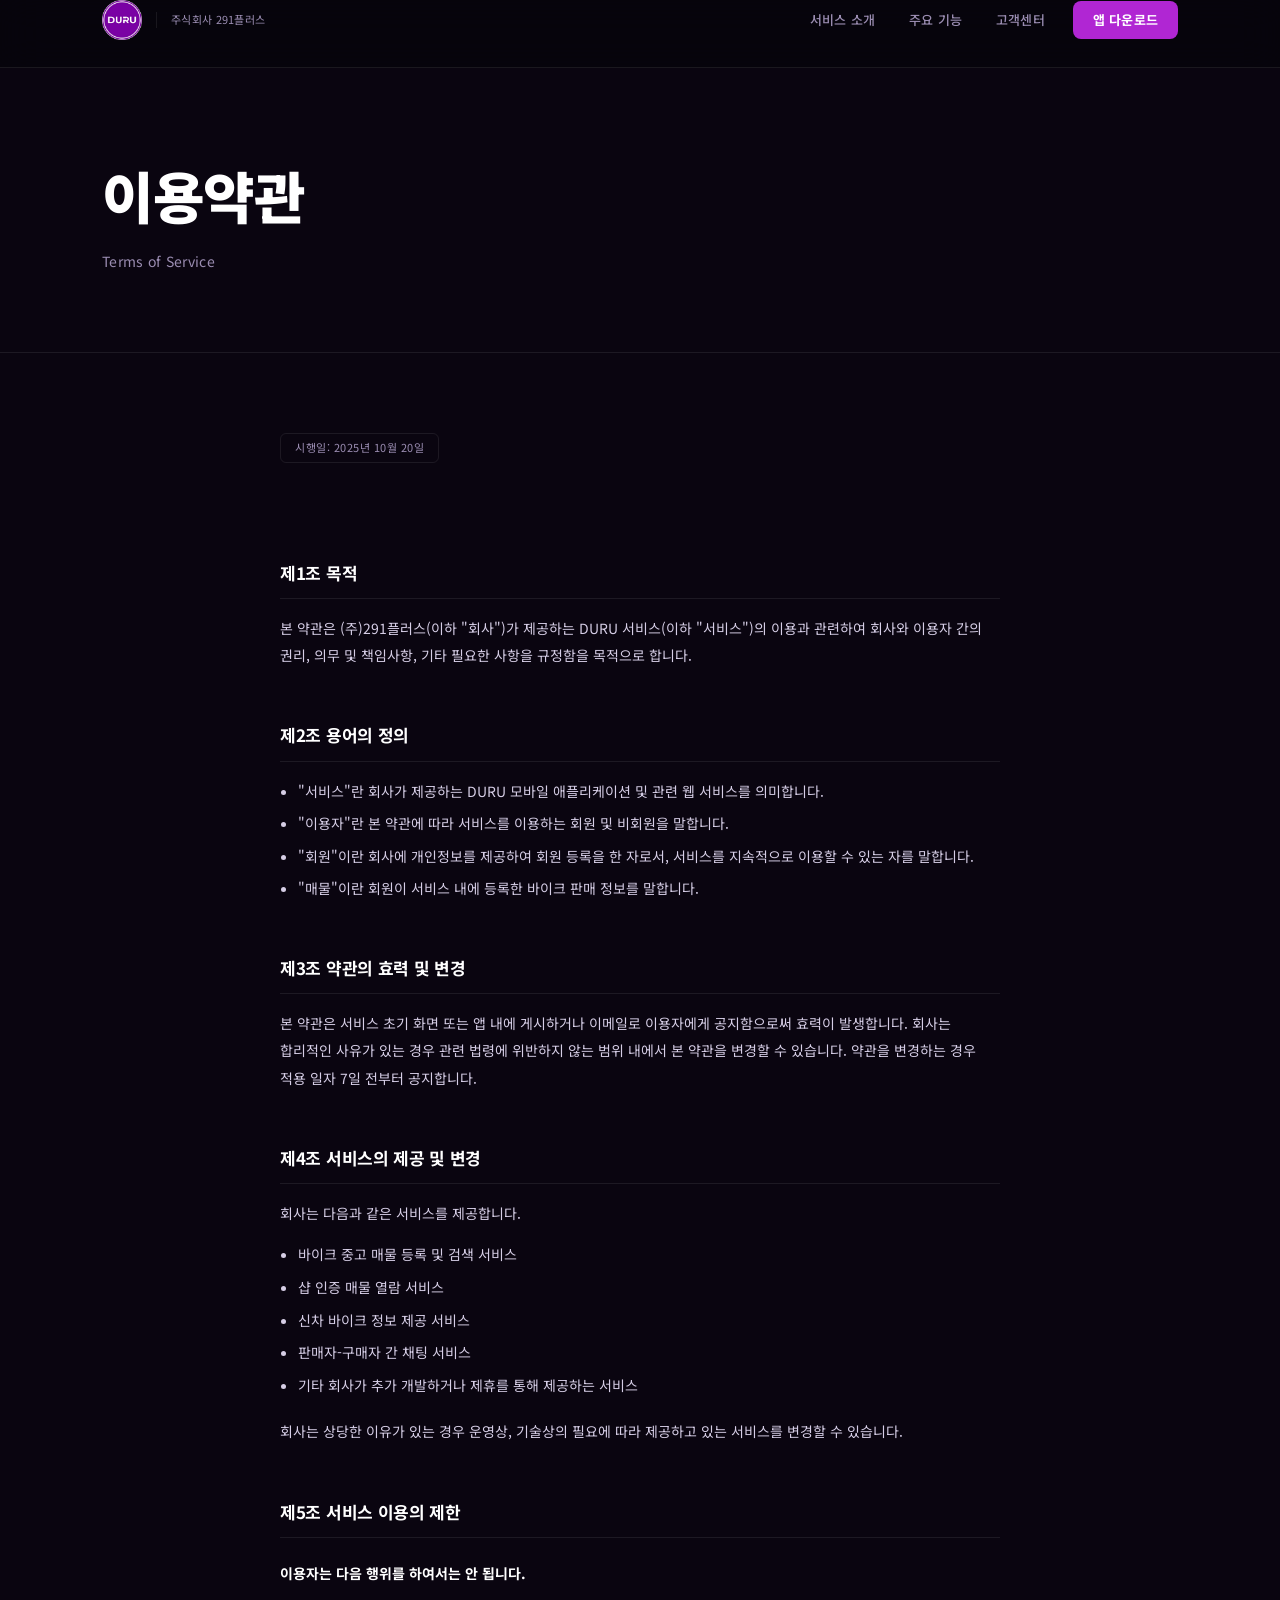
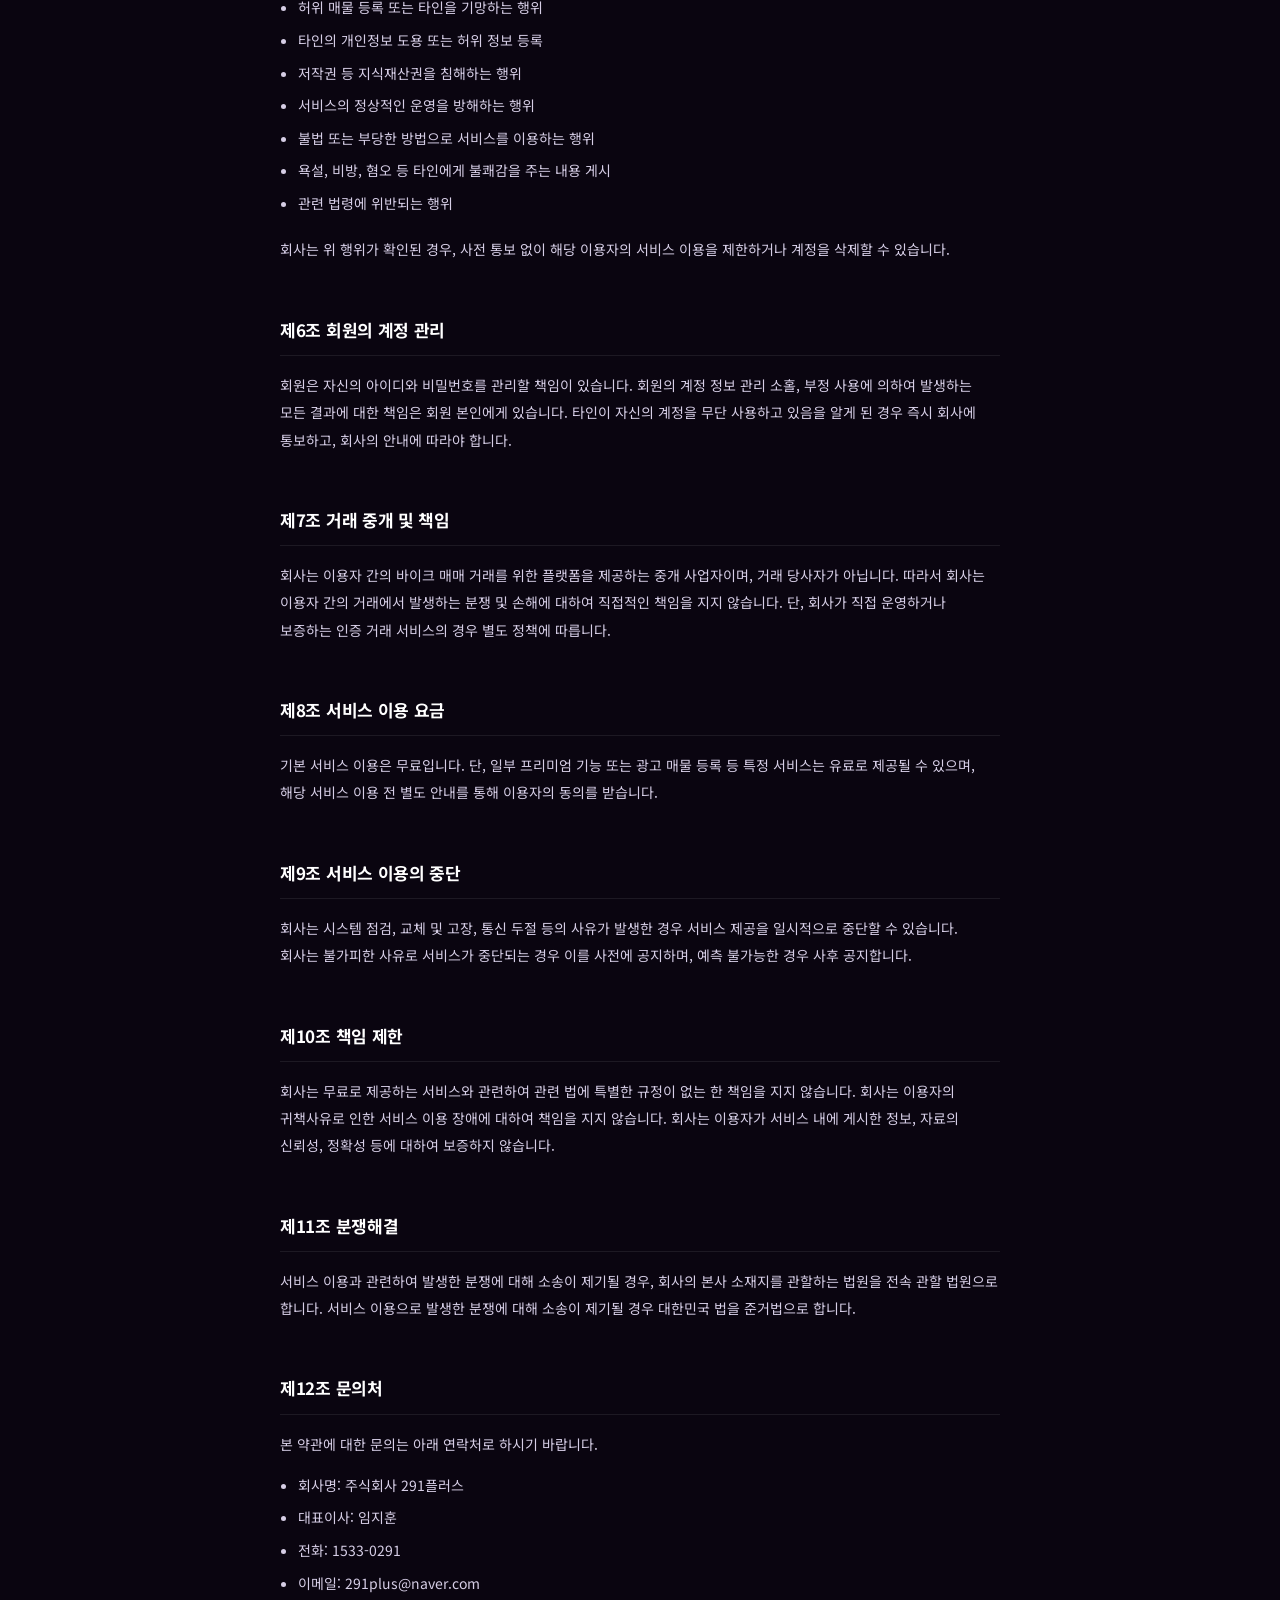
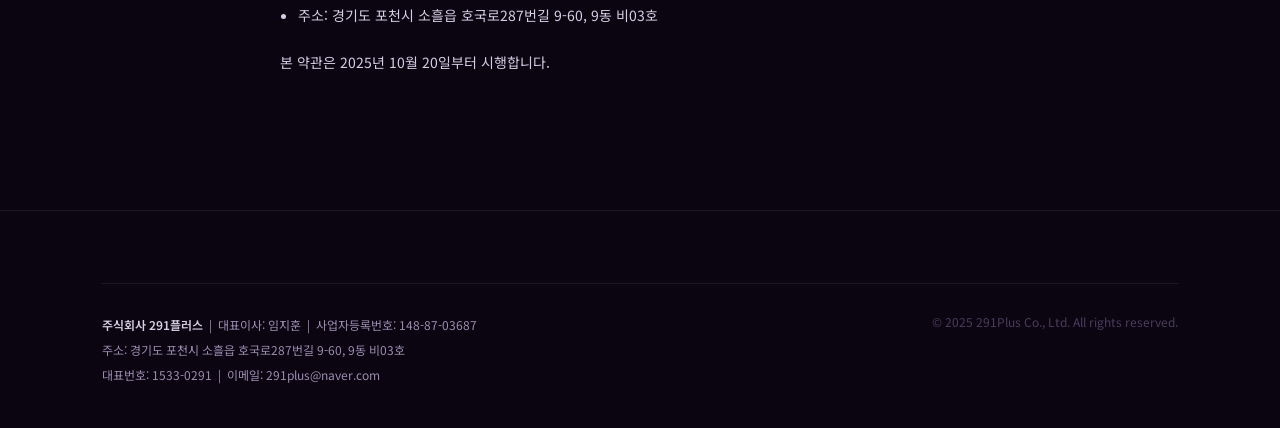
<file: terms.html>
<!DOCTYPE html>
<html lang="ko">
<head>
  <meta charset="UTF-8" />
  <meta name="viewport" content="width=device-width, initial-scale=1.0" />
  <title>이용약관 | DURU - (주)291플러스</title>
  <meta name="description" content="DURU 앱 이용약관" />
  <link rel="icon" type="image/png" href="favicon.png" />
  <link rel="stylesheet" href="css/style.css" />
  <link rel="preconnect" href="https://fonts.googleapis.com">
  <link href="https://fonts.googleapis.com/css2?family=Noto+Sans+KR:wght@400;500;700;900&display=swap" rel="stylesheet">
</head>
<body>

<header>
  <div class="container">
    <div class="header-inner">
      <a href="index.html" class="logo">
        <img src="duru_logo.png" alt="DURU" class="logo-img" />
        <span class="logo-sep"></span>
        <span class="logo-company">주식회사 291플러스</span>
      </a>
      <nav id="nav">
        <a href="index.html#services">서비스 소개</a>
        <a href="index.html#features">주요 기능</a>
        <a href="support.html">고객센터</a>
        <a href="index.html#download" class="btn-header">앱 다운로드</a>
      </nav>
      <div class="hamburger" id="hamburger" onclick="toggleMenu()">
        <span></span><span></span><span></span>
      </div>
    </div>
  </div>
</header>

<div class="page-hero">
  <div class="container">
    <h1>이용약관</h1>
    <p>Terms of Service</p>
  </div>
</div>

<div class="container">
  <div class="doc-content">
    <span class="date-tag">시행일: 2025년 10월 20일</span>

    <h2>제1조 목적</h2>
    <p>본 약관은 (주)291플러스(이하 "회사")가 제공하는 DURU 서비스(이하 "서비스")의 이용과 관련하여 회사와 이용자 간의 권리, 의무 및 책임사항, 기타 필요한 사항을 규정함을 목적으로 합니다.</p>

    <h2>제2조 용어의 정의</h2>
    <ul>
      <li>"서비스"란 회사가 제공하는 DURU 모바일 애플리케이션 및 관련 웹 서비스를 의미합니다.</li>
      <li>"이용자"란 본 약관에 따라 서비스를 이용하는 회원 및 비회원을 말합니다.</li>
      <li>"회원"이란 회사에 개인정보를 제공하여 회원 등록을 한 자로서, 서비스를 지속적으로 이용할 수 있는 자를 말합니다.</li>
      <li>"매물"이란 회원이 서비스 내에 등록한 바이크 판매 정보를 말합니다.</li>
    </ul>

    <h2>제3조 약관의 효력 및 변경</h2>
    <p>본 약관은 서비스 초기 화면 또는 앱 내에 게시하거나 이메일로 이용자에게 공지함으로써 효력이 발생합니다. 회사는 합리적인 사유가 있는 경우 관련 법령에 위반하지 않는 범위 내에서 본 약관을 변경할 수 있습니다. 약관을 변경하는 경우 적용 일자 7일 전부터 공지합니다.</p>

    <h2>제4조 서비스의 제공 및 변경</h2>
    <p>회사는 다음과 같은 서비스를 제공합니다.</p>
    <ul>
      <li>바이크 중고 매물 등록 및 검색 서비스</li>
      <li>샵 인증 매물 열람 서비스</li>
      <li>신차 바이크 정보 제공 서비스</li>
      <li>판매자-구매자 간 채팅 서비스</li>
      <li>기타 회사가 추가 개발하거나 제휴를 통해 제공하는 서비스</li>
    </ul>
    <p>회사는 상당한 이유가 있는 경우 운영상, 기술상의 필요에 따라 제공하고 있는 서비스를 변경할 수 있습니다.</p>

    <h2>제5조 서비스 이용의 제한</h2>
    <h3>이용자는 다음 행위를 하여서는 안 됩니다.</h3>
    <ul>
      <li>허위 매물 등록 또는 타인을 기망하는 행위</li>
      <li>타인의 개인정보 도용 또는 허위 정보 등록</li>
      <li>저작권 등 지식재산권을 침해하는 행위</li>
      <li>서비스의 정상적인 운영을 방해하는 행위</li>
      <li>불법 또는 부당한 방법으로 서비스를 이용하는 행위</li>
      <li>욕설, 비방, 혐오 등 타인에게 불쾌감을 주는 내용 게시</li>
      <li>관련 법령에 위반되는 행위</li>
    </ul>
    <p>회사는 위 행위가 확인된 경우, 사전 통보 없이 해당 이용자의 서비스 이용을 제한하거나 계정을 삭제할 수 있습니다.</p>

    <h2>제6조 회원의 계정 관리</h2>
    <p>회원은 자신의 아이디와 비밀번호를 관리할 책임이 있습니다. 회원의 계정 정보 관리 소홀, 부정 사용에 의하여 발생하는 모든 결과에 대한 책임은 회원 본인에게 있습니다. 타인이 자신의 계정을 무단 사용하고 있음을 알게 된 경우 즉시 회사에 통보하고, 회사의 안내에 따라야 합니다.</p>

    <h2>제7조 거래 중개 및 책임</h2>
    <p>회사는 이용자 간의 바이크 매매 거래를 위한 플랫폼을 제공하는 중개 사업자이며, 거래 당사자가 아닙니다. 따라서 회사는 이용자 간의 거래에서 발생하는 분쟁 및 손해에 대하여 직접적인 책임을 지지 않습니다. 단, 회사가 직접 운영하거나 보증하는 인증 거래 서비스의 경우 별도 정책에 따릅니다.</p>

    <h2>제8조 서비스 이용 요금</h2>
    <p>기본 서비스 이용은 무료입니다. 단, 일부 프리미엄 기능 또는 광고 매물 등록 등 특정 서비스는 유료로 제공될 수 있으며, 해당 서비스 이용 전 별도 안내를 통해 이용자의 동의를 받습니다.</p>

    <h2>제9조 서비스 이용의 중단</h2>
    <p>회사는 시스템 점검, 교체 및 고장, 통신 두절 등의 사유가 발생한 경우 서비스 제공을 일시적으로 중단할 수 있습니다. 회사는 불가피한 사유로 서비스가 중단되는 경우 이를 사전에 공지하며, 예측 불가능한 경우 사후 공지합니다.</p>

    <h2>제10조 책임 제한</h2>
    <p>회사는 무료로 제공하는 서비스와 관련하여 관련 법에 특별한 규정이 없는 한 책임을 지지 않습니다. 회사는 이용자의 귀책사유로 인한 서비스 이용 장애에 대하여 책임을 지지 않습니다. 회사는 이용자가 서비스 내에 게시한 정보, 자료의 신뢰성, 정확성 등에 대하여 보증하지 않습니다.</p>

    <h2>제11조 분쟁해결</h2>
    <p>서비스 이용과 관련하여 발생한 분쟁에 대해 소송이 제기될 경우, 회사의 본사 소재지를 관할하는 법원을 전속 관할 법원으로 합니다. 서비스 이용으로 발생한 분쟁에 대해 소송이 제기될 경우 대한민국 법을 준거법으로 합니다.</p>

    <h2>제12조 문의처</h2>
    <p>본 약관에 대한 문의는 아래 연락처로 하시기 바랍니다.</p>
    <ul>
      <li>회사명: 주식회사 291플러스</li>
      <li>대표이사: 임지훈</li>
      <li>전화: 1533-0291</li>
      <li>이메일: 291plus@naver.com</li>
      <li>주소: 경기도 포천시 소흘읍 호국로287번길 9-60, 9동 비03호</li>
    </ul>

    <p>본 약관은 2025년 10월 20일부터 시행합니다.</p>
  </div>
</div>

<footer>
  <div class="container">
    <div class="foot-bottom">
      <div class="foot-info">
        <strong>주식회사 291플러스</strong> &nbsp;|&nbsp; 대표이사: 임지훈 &nbsp;|&nbsp; 사업자등록번호: 148-87-03687<br />
        주소: 경기도 포천시 소흘읍 호국로287번길 9-60, 9동 비03호<br />
        대표번호: 1533-0291 &nbsp;|&nbsp; 이메일: 291plus@naver.com
      </div>
      <div class="foot-copy">© 2025 291Plus Co., Ltd. All rights reserved.</div>
    </div>
  </div>
</footer>

<script>
  function toggleMenu() {
    document.getElementById('nav').classList.toggle('open');
  }
</script>
</body>
</html>
</file>
<file: css/style.css>
/* ===== RESET ===== */
*, *::before, *::after { box-sizing: border-box; margin: 0; padding: 0; }

:root {
  /* ===== PURPLE-TINTED DARK — DURU 브랜드 무드 ===== */
  --bg:          #0A0510;
  --bg-2:        #120A1E;
  --bg-3:        #1A1029;
  --bg-4:        #241634;

  /* ===== BRAND PURPLE — DURU 로고(#7A01A4) 기반 ===== */
  --brand:       #7A01A4;   /* 로고 원색 */

  --purple:      #C77DFF;   /* 라이트 라벤더 — 보조 강조(텍스트 하이라이트·라인·숫자·탭) */
  --purple-lo:   rgba(199, 125, 255, 0.12);
  --purple-line: rgba(199, 125, 255, 0.30);

  /* 변수명 --orange 는 레거시 참조 호환용으로 유지하되, 값은 메인 액션 퍼플로 사용 */
  --orange:      #B026D3;   /* 메인 액션 퍼플 — 버튼·배지·아이브로우 */
  --orange-lo:   rgba(176, 38, 211, 0.12);
  --orange-line: rgba(176, 38, 211, 0.40);

  /* TEXT — 높은 명도로 가시성 확보 */
  --t1:  #FFFFFF;
  --t2:  #D6CEE6;   /* body text */
  --t3:  #9B8DB2;   /* secondary */
  --t4:  #4A3D5E;   /* decorative (purple-tinted) */

  --line:  rgba(255,255,255,0.08);
  --line2: rgba(255,255,255,0.04);
}

html { scroll-behavior: smooth; }

body {
  font-family: 'Noto Sans KR', 'Apple SD Gothic Neo', 'Malgun Gothic', sans-serif;
  background: var(--bg);
  color: var(--t1);
  line-height: 1.6;
  -webkit-font-smoothing: antialiased;
}

a { color: inherit; text-decoration: none; }
.container { max-width: 1140px; margin: 0 auto; padding: 0 32px; }

/* ====================================
   HEADER
==================================== */
header {
  position: fixed; top: 0; left: 0; right: 0; z-index: 100;
  height: 68px;
  background: rgba(6,5,12,0.88);
  backdrop-filter: blur(20px);
  -webkit-backdrop-filter: blur(20px);
  border-bottom: 1px solid var(--line);
}

.header-inner {
  display: flex; align-items: center;
  justify-content: space-between; height: 100%;
}

.logo { display: flex; align-items: center; gap: 14px; }

.logo-img { height: 40px; width: 40px; display: block; }

.logo-mark {
  font-size: 22px; font-weight: 900;
  color: var(--t1); letter-spacing: 4px;
}

.logo-sep { width: 1px; height: 16px; background: var(--line); }

.logo-company { font-size: 11px; color: var(--t3); font-weight: 400; letter-spacing: 0.3px; }

nav { display: flex; gap: 2px; align-items: center; }

nav a {
  font-size: 13px; font-weight: 500; color: var(--t3);
  padding: 8px 16px; border-radius: 6px;
  transition: color 0.2s; letter-spacing: 0.2px;
}
nav a:hover { color: var(--t1); }

.btn-header {
  background: var(--orange); color: #fff !important;
  font-weight: 700 !important; font-size: 13px !important;
  padding: 9px 20px !important; border-radius: 8px !important;
  margin-left: 10px;
  transition: opacity 0.2s !important;
}
.btn-header:hover { opacity: 0.85 !important; }

.hamburger {
  display: none; flex-direction: column;
  gap: 5px; cursor: pointer; padding: 6px;
}
.hamburger span { width: 22px; height: 1.5px; background: var(--t1); border-radius: 2px; }

/* ====================================
   HERO
==================================== */
.hero {
  min-height: 100vh;
  display: flex; align-items: center;
  position: relative; overflow: hidden;
  padding-top: 68px;
}

/* 대각선 에너지 라인 — 바이크 감성 */
.hero::after {
  content: '';
  position: absolute;
  top: 0; right: 0;
  width: 55%;
  height: 100%;
  background:
    linear-gradient(145deg,
      transparent 40%,
      rgba(199,125,255,0.08) 40%,
      rgba(199,125,255,0.08) 41%,
      transparent 41%),
    linear-gradient(145deg,
      transparent 55%,
      rgba(176,38,211,0.07) 55%,
      rgba(176,38,211,0.07) 56%,
      transparent 56%);
  pointer-events: none;
}

.hero-bg {
  position: absolute; inset: 0;
  background:
    radial-gradient(ellipse 55% 70% at 70% 40%, rgba(154,18,199,0.22) 0%, transparent 60%),
    radial-gradient(ellipse 30% 40% at 15% 75%, rgba(176,38,211,0.10) 0%, transparent 55%);
}

.hero-inner {
  position: relative; z-index: 2;
  display: grid; grid-template-columns: 1fr 420px;
  gap: 60px; align-items: center;
  padding: 100px 0 80px;
}

.hero-kicker {
  display: inline-flex; align-items: center; gap: 10px;
  margin-bottom: 32px;
}
.kicker-dot {
  width: 8px; height: 8px; border-radius: 50%;
  background: var(--purple);
}
.kicker-text {
  font-size: 11px; font-weight: 700;
  letter-spacing: 2.5px; text-transform: uppercase;
  color: var(--purple);
}

.hero h1 {
  font-size: clamp(46px, 5.8vw, 76px);
  font-weight: 900; line-height: 1.08;
  letter-spacing: -2px; margin-bottom: 28px;
  word-break: keep-all; color: var(--t1);
}

.hero h1 .accent { color: var(--purple); }

.hero-desc {
  font-size: 17px; color: var(--t2);
  line-height: 1.9; margin-bottom: 48px;
  max-width: 440px; word-break: keep-all;
}

.hero-btns { display: flex; gap: 14px; flex-wrap: wrap; }

/* Store buttons */
.btn-dl {
  display: inline-flex; align-items: center; gap: 13px;
  padding: 15px 28px; border-radius: 12px;
  min-width: 175px; transition: all 0.25s;
}
.btn-dl.main {
  background: var(--orange); color: #fff;
  box-shadow: 0 8px 32px rgba(154,18,199,0.40);
}
.btn-dl.main:hover {
  background: #C13DE8;
  box-shadow: 0 12px 40px rgba(154,18,199,0.55);
  transform: translateY(-2px);
}
.btn-dl.sub {
  background: var(--bg-3); color: var(--t1);
  border: 1px solid var(--line);
}
.btn-dl.sub:hover {
  background: var(--bg-4); border-color: rgba(255,255,255,0.15);
  transform: translateY(-2px);
}
.dl-icon { width: 26px; height: 26px; flex-shrink: 0; }
.dl-label { display: flex; flex-direction: column; }
.dl-label span { font-size: 9px; font-weight: 500; letter-spacing: 0.8px; opacity: 0.65; text-transform: uppercase; }
.dl-label strong { font-size: 15px; font-weight: 800; letter-spacing: -0.3px; margin-top: 1px; }

/* ---- Phone Frame ---- */
.hero-visual { display: flex; justify-content: flex-end; align-items: center; }

.phone-wrap { position: relative; }

/* 오렌지 글로우 - 바이크 배기구 열기 느낌 */
.phone-glow-outer {
  position: absolute;
  bottom: -40px; left: 50%; transform: translateX(-50%);
  width: 180px; height: 80px;
  background: radial-gradient(ellipse, rgba(154,18,199,0.5) 0%, transparent 70%);
  filter: blur(20px);
}

.phone-frame {
  width: 260px; height: 520px;
  background: var(--bg-2);
  border-radius: 40px;
  border: 1px solid rgba(255,255,255,0.1);
  position: relative; overflow: hidden;
  box-shadow:
    0 60px 100px rgba(0,0,0,0.7),
    0 0 0 1px rgba(255,255,255,0.04),
    inset 0 1px 0 rgba(255,255,255,0.08);
}

.phone-notch {
  position: absolute; top: 0; left: 50%;
  transform: translateX(-50%);
  width: 88px; height: 26px;
  background: var(--bg); border-radius: 0 0 16px 16px; z-index: 10;
}

.phone-statusbar {
  position: absolute; top: 10px; left: 20px; right: 20px;
  display: flex; justify-content: flex-end;
  font-size: 10px; color: var(--t3); z-index: 5;
}

.phone-screen {
  position: absolute;
  top: 48px; left: 16px; right: 16px; bottom: 24px;
  display: flex; flex-direction: column; gap: 12px;
}

.phone-header {
  display: flex; justify-content: space-between; align-items: center;
  padding: 10px 0 6px;
}
.phone-appname {
  font-size: 22px; font-weight: 900;
  color: var(--t1); letter-spacing: 3px;
}
.phone-dot {
  width: 8px; height: 8px; border-radius: 50%;
  background: var(--orange);
}

.phone-search {
  height: 36px;
  background: var(--bg-3);
  border-radius: 10px;
  border: 1px solid var(--line);
  display: flex; align-items: center;
  padding: 0 12px; gap: 8px;
}
.phone-search-icon { color: var(--t4); font-size: 12px; }
.phone-search-text { font-size: 11px; color: var(--t4); }

.phone-tabs {
  display: flex; gap: 6px;
}
.phone-tab {
  font-size: 11px; font-weight: 700;
  padding: 5px 10px; border-radius: 6px;
  color: var(--t3);
}
.phone-tab.active {
  background: var(--purple-lo);
  color: var(--purple); border: 1px solid var(--purple-line);
}

.phone-cards { display: flex; flex-direction: column; gap: 8px; flex: 1; overflow: hidden; }

.phone-card {
  background: var(--bg-3);
  border-radius: 10px; border: 1px solid var(--line);
  padding: 10px 12px;
  display: flex; gap: 10px; align-items: center;
}
.phone-card-thumb {
  width: 40px; height: 40px; border-radius: 7px;
  background: var(--bg-4);
  display: flex; align-items: center; justify-content: center;
  flex-shrink: 0;
}
.phone-card-thumb svg { width: 24px; height: 24px; opacity: 0.4; }
.phone-card-info { flex: 1; }
.phone-card-name { font-size: 11px; font-weight: 700; color: var(--t1); margin-bottom: 2px; }
.phone-card-meta { font-size: 9px; color: var(--t3); }
.phone-card-price { font-size: 12px; font-weight: 800; color: var(--purple); }

.phone-badge {
  position: absolute; bottom: -6px; right: -6px;
  background: var(--orange); color: #fff;
  font-size: 9px; font-weight: 800; letter-spacing: 0.5px;
  padding: 4px 10px; border-radius: 20px;
  box-shadow: 0 4px 12px rgba(154,18,199,0.5);
}

/* ====================================
   STATS BAR
==================================== */
.stats-bar {
  border-top: 1px solid var(--line);
  border-bottom: 1px solid var(--line);
}

.stats-inner {
  display: grid; grid-template-columns: repeat(4, 1fr);
}

.stat-cell {
  padding: 40px 28px;
  border-right: 1px solid var(--line);
  position: relative;
}
.stat-cell:last-child { border-right: none; }

.stat-num {
  font-size: clamp(32px, 3.5vw, 48px);
  font-weight: 900; letter-spacing: -2px;
  color: var(--t1); line-height: 1; margin-bottom: 8px;
}
.stat-num .unit { font-size: 0.55em; font-weight: 500; color: var(--t3); letter-spacing: 0; margin-left: 2px; }
.stat-label { font-size: 13px; color: var(--t2); font-weight: 500; }
.stat-sub { font-size: 11px; color: var(--t3); margin-top: 3px; }

/* 오렌지 어센트 라인 */
.stat-cell.highlight::before {
  content: '';
  position: absolute; top: 0; left: 0; right: 0; height: 2px;
  background: linear-gradient(90deg, var(--purple), transparent);
}

/* ====================================
   SECTIONS BASE
==================================== */
section { padding: 120px 0; }

.eyebrow {
  display: flex; align-items: center; gap: 12px; margin-bottom: 20px;
}
.eyebrow-line { width: 28px; height: 2px; background: var(--purple); border-radius: 2px; }
.eyebrow-text {
  font-size: 11px; font-weight: 700;
  letter-spacing: 2.5px; text-transform: uppercase; color: var(--purple);
}

.section-title {
  font-size: clamp(32px, 4vw, 50px);
  font-weight: 900; letter-spacing: -1.5px;
  line-height: 1.15; margin-bottom: 18px;
  color: var(--t1); word-break: keep-all;
}

.section-desc {
  font-size: 16px; color: var(--t2);
  max-width: 500px; line-height: 1.9; word-break: keep-all;
}

.sec-hd { margin-bottom: 72px; }

/* ====================================
   ABOUT / BRAND INTRO
==================================== */
.about-inner { max-width: 820px; }
.about .section-title .accent { color: var(--purple); }
.about-lead {
  font-size: 19px; color: var(--t1); font-weight: 700;
  line-height: 1.8; margin: 28px 0 24px;
  word-break: keep-all;
}
.about-body {
  font-size: 16px; color: var(--t2);
  line-height: 2; word-break: keep-all;
}

/* ====================================
   SERVICES
==================================== */
.services-wrap {
  display: grid; grid-template-columns: repeat(3, 1fr);
  border: 1px solid var(--line); border-radius: 24px; overflow: hidden;
  background: var(--line2);
  gap: 1px;
}

.svc-card {
  background: var(--bg-2);
  padding: 48px 40px;
  position: relative; overflow: hidden;
  transition: background 0.3s;
}
.svc-card:hover { background: var(--bg-3); }

.svc-card::after {
  content: '';
  position: absolute; bottom: 0; left: 0; right: 0; height: 1px;
  background: linear-gradient(90deg, var(--purple-line), transparent);
  transform: scaleX(0); transform-origin: left;
  transition: transform 0.4s;
}
.svc-card:hover::after { transform: scaleX(1); }

.svc-tag {
  display: inline-flex; align-items: center; gap: 6px;
  background: var(--purple-lo);
  border: 1px solid var(--purple-line);
  color: var(--purple); font-size: 10px; font-weight: 700;
  letter-spacing: 1.5px; text-transform: uppercase;
  padding: 4px 10px; border-radius: 4px; margin-bottom: 28px;
}

.svc-card h3 {
  font-size: 22px; font-weight: 800;
  letter-spacing: -0.5px; margin-bottom: 6px; color: var(--t1);
}

.svc-rule {
  width: 40px; height: 2px;
  background: var(--purple); border-radius: 2px;
  margin: 16px 0; transition: width 0.3s;
}
.svc-card:hover .svc-rule { width: 64px; }

.svc-card p { font-size: 14px; color: var(--t2); line-height: 1.9; word-break: keep-all; }

.svc-tag, .svc-card h3, .svc-rule, .svc-card p {
  position: relative;
  z-index: 1;
}

.svc-num {
  position: absolute; top: 28px; right: 32px;
  font-size: 72px; font-weight: 900;
  color: var(--t4); letter-spacing: -4px; line-height: 1;
  opacity: 0.5;
  pointer-events: none; user-select: none;
  z-index: 0;
}

/* ====================================
   FEATURES
==================================== */
.features { background: var(--bg-2); }

.feat-grid {
  display: grid; grid-template-columns: 1fr 1fr;
  gap: 1px; background: var(--line);
  border: 1px solid var(--line); border-radius: 20px; overflow: hidden;
}

.feat-item {
  display: flex; gap: 20px; align-items: flex-start;
  padding: 32px 28px;
  background: var(--bg);
  transition: background 0.2s;
}
.feat-item:hover { background: var(--bg-3); }

.feat-no {
  width: 34px; height: 34px; min-width: 34px;
  background: var(--bg-3); border: 1px solid var(--line);
  border-radius: 8px; display: flex; align-items: center;
  justify-content: center; font-size: 11px; font-weight: 800;
  color: var(--purple); letter-spacing: 0;
}

.feat-item h3 { font-size: 15px; font-weight: 700; margin-bottom: 7px; color: var(--t1); }
.feat-item p { font-size: 13px; color: var(--t2); line-height: 1.8; word-break: keep-all; }

/* ====================================
   HOW IT WORKS
==================================== */
.steps-row {
  display: grid; grid-template-columns: repeat(4, 1fr);
  gap: 2px; background: var(--line);
  border: 1px solid var(--line); border-radius: 20px; overflow: hidden;
}

.step-item {
  background: var(--bg-2); padding: 40px 32px;
  position: relative; transition: background 0.2s;
}
.step-item:hover { background: var(--bg-3); }

.step-no {
  font-size: 52px; font-weight: 900;
  color: var(--t4); letter-spacing: -3px; line-height: 1;
  margin-bottom: 20px;
}
/* 활성 스텝은 오렌지 */
.step-item:nth-child(1) .step-no { color: var(--purple); opacity: 0.6; }

.step-item h3 { font-size: 16px; font-weight: 700; margin-bottom: 10px; color: var(--t1); }
.step-item p { font-size: 13px; color: var(--t2); line-height: 1.8; word-break: keep-all; }

/* ====================================
   DOWNLOAD CTA
==================================== */
.dl-section {
  position: relative; overflow: hidden;
  border-top: 1px solid var(--line);
  padding: 120px 0;
  text-align: center;
}

.dl-glow {
  position: absolute; top: -100px; left: 50%; transform: translateX(-50%);
  width: 600px; height: 400px;
  background: radial-gradient(ellipse, rgba(177,77,232,0.14) 0%, transparent 65%);
  pointer-events: none;
}

.dl-section .eyebrow { justify-content: center; }
.dl-section .section-title { margin: 0 auto 16px; }
.dl-section .section-desc { margin: 0 auto 48px; text-align: center; }
.dl-btns { display: flex; gap: 16px; justify-content: center; flex-wrap: wrap; position: relative; z-index: 1; }

/* ====================================
   FOOTER
==================================== */
footer {
  background: var(--bg); border-top: 1px solid var(--line);
  padding: 72px 0 40px;
}

.foot-top {
  display: grid; grid-template-columns: 2.2fr 1fr 1fr 1fr;
  gap: 48px; margin-bottom: 60px;
}

.foot-brand { font-size: 22px; font-weight: 900; letter-spacing: 4px; color: var(--t1); margin-bottom: 16px; }
.foot-logo-img { height: 52px; width: 52px; display: block; }
.foot-desc { font-size: 13px; color: var(--t3); line-height: 1.95; }

.foot-col h4 {
  font-size: 10px; font-weight: 700; text-transform: uppercase;
  letter-spacing: 2px; color: var(--t4); margin-bottom: 20px;
}
.foot-col ul { list-style: none; }
.foot-col ul li { margin-bottom: 12px; }
.foot-col ul li a { font-size: 13px; color: var(--t3); transition: color 0.2s; }
.foot-col ul li a:hover { color: var(--t1); }

.foot-bottom {
  border-top: 1px solid var(--line); padding-top: 28px;
  display: flex; justify-content: space-between;
  align-items: flex-start; flex-wrap: wrap; gap: 16px;
}
.foot-info { font-size: 12px; color: var(--t3); line-height: 2.1; }
.foot-info strong { color: var(--t2); font-weight: 600; }
.foot-copy { font-size: 12px; color: var(--t4); }

/* ====================================
   INNER PAGES
==================================== */
.page-hero {
  padding: 150px 0 80px;
  border-bottom: 1px solid var(--line); margin-bottom: 80px;
}
.page-hero .eyebrow { margin-bottom: 16px; }
.page-hero h1 {
  font-size: clamp(36px, 5vw, 56px); font-weight: 900;
  letter-spacing: -1.5px; margin-bottom: 10px; color: var(--t1);
}
.page-hero p { font-size: 14px; color: var(--t3); letter-spacing: 0.3px; }

.doc-content { max-width: 720px; margin: 0 auto; padding-bottom: 120px; }

.doc-content h2 {
  font-size: 17px; font-weight: 700; margin: 52px 0 16px;
  padding-bottom: 12px; border-bottom: 1px solid var(--line);
  color: var(--t1); letter-spacing: -0.3px;
}
.doc-content h3 { font-size: 14px; font-weight: 700; margin: 24px 0 8px; color: var(--t1); }
.doc-content p { font-size: 14px; color: var(--t2); line-height: 1.95; margin-bottom: 14px; word-break: keep-all; }
.doc-content ul, .doc-content ol { margin: 10px 0 20px 18px; }
.doc-content li { font-size: 14px; color: var(--t2); line-height: 1.9; margin-bottom: 6px; }
.doc-content .date-tag {
  display: inline-block; font-size: 11px; color: var(--t3);
  border: 1px solid var(--line); padding: 5px 14px;
  border-radius: 6px; margin-bottom: 44px; letter-spacing: 0.5px;
}

/* SUPPORT */
.faq-list { max-width: 720px; margin: 0 auto 80px; }
.faq-item { border-bottom: 1px solid var(--line); }

.faq-q {
  width: 100%; background: transparent; border: none;
  color: var(--t1); text-align: left; padding: 22px 0;
  font-size: 15px; font-weight: 600; cursor: pointer;
  display: flex; justify-content: space-between;
  align-items: center; gap: 20px;
  transition: color 0.2s; font-family: inherit;
  letter-spacing: -0.2px; word-break: keep-all;
}
.faq-q:hover { color: var(--purple); }

.faq-arrow { font-size: 14px; color: var(--t4); transition: transform 0.3s, color 0.2s; flex-shrink: 0; }
.faq-item.open .faq-arrow { transform: rotate(180deg); color: var(--purple); }

.faq-a {
  max-height: 0; overflow: hidden;
  transition: max-height 0.35s ease, padding 0.3s;
  font-size: 14px; color: var(--t2); line-height: 1.9;
}
.faq-item.open .faq-a { max-height: 320px; padding: 0 0 24px; }

.contact-card {
  max-width: 720px; margin: 0 auto;
  border: 1px solid var(--line); border-radius: 20px; padding: 52px;
  text-align: center; background: var(--bg-2);
}
.contact-card h3 { font-size: 22px; font-weight: 800; letter-spacing: -0.5px; margin-bottom: 12px; color: var(--t1); }
.contact-card p { font-size: 14px; color: var(--t2); margin-bottom: 32px; line-height: 1.8; }
.contact-email {
  display: inline-flex; align-items: center; gap: 10px;
  border: 1px solid var(--purple-line); color: var(--purple);
  padding: 14px 28px; border-radius: 10px;
  font-size: 15px; font-weight: 700; transition: all 0.2s;
}
.contact-email:hover { background: var(--purple-lo); transform: translateY(-2px); }
.resp-time { margin-top: 14px; font-size: 12px; color: var(--t4); }

/* ====================================
   RESPONSIVE
==================================== */
@media (max-width: 980px) {
  .hero-inner { grid-template-columns: 1fr; gap: 60px; text-align: center; padding: 80px 0; }
  .hero-btns { justify-content: center; }
  .hero-visual { justify-content: center; order: -1; }
  .phone-frame { width: 220px; height: 440px; }
  .stats-inner { grid-template-columns: repeat(2, 1fr); }
  .stat-cell { border-bottom: 1px solid var(--line); }
  .stat-cell:nth-child(n+3) { border-top: none; }
  .services-wrap { grid-template-columns: 1fr; }
  .feat-grid { grid-template-columns: 1fr; }
  .steps-row { grid-template-columns: repeat(2, 1fr); }
  .foot-top { grid-template-columns: 1fr 1fr; gap: 32px; }
  nav { display: none; }
  nav.open {
    display: flex; flex-direction: column;
    position: fixed; top: 68px; left: 0; right: 0;
    background: var(--bg-2); border-bottom: 1px solid var(--line);
    padding: 20px 32px; gap: 2px;
  }
  nav.open a { padding: 12px 8px; }
  .hamburger { display: flex; }
}

@media (max-width: 600px) {
  .container { padding: 0 20px; }
  section { padding: 80px 0; }
  .stats-inner { grid-template-columns: repeat(2, 1fr); }
  .steps-row { grid-template-columns: 1fr; }
  .foot-top { grid-template-columns: 1fr; }
  .foot-bottom { flex-direction: column; }
  .contact-card { padding: 32px 20px; }
  .svc-num { display: none; }
}
</file>
